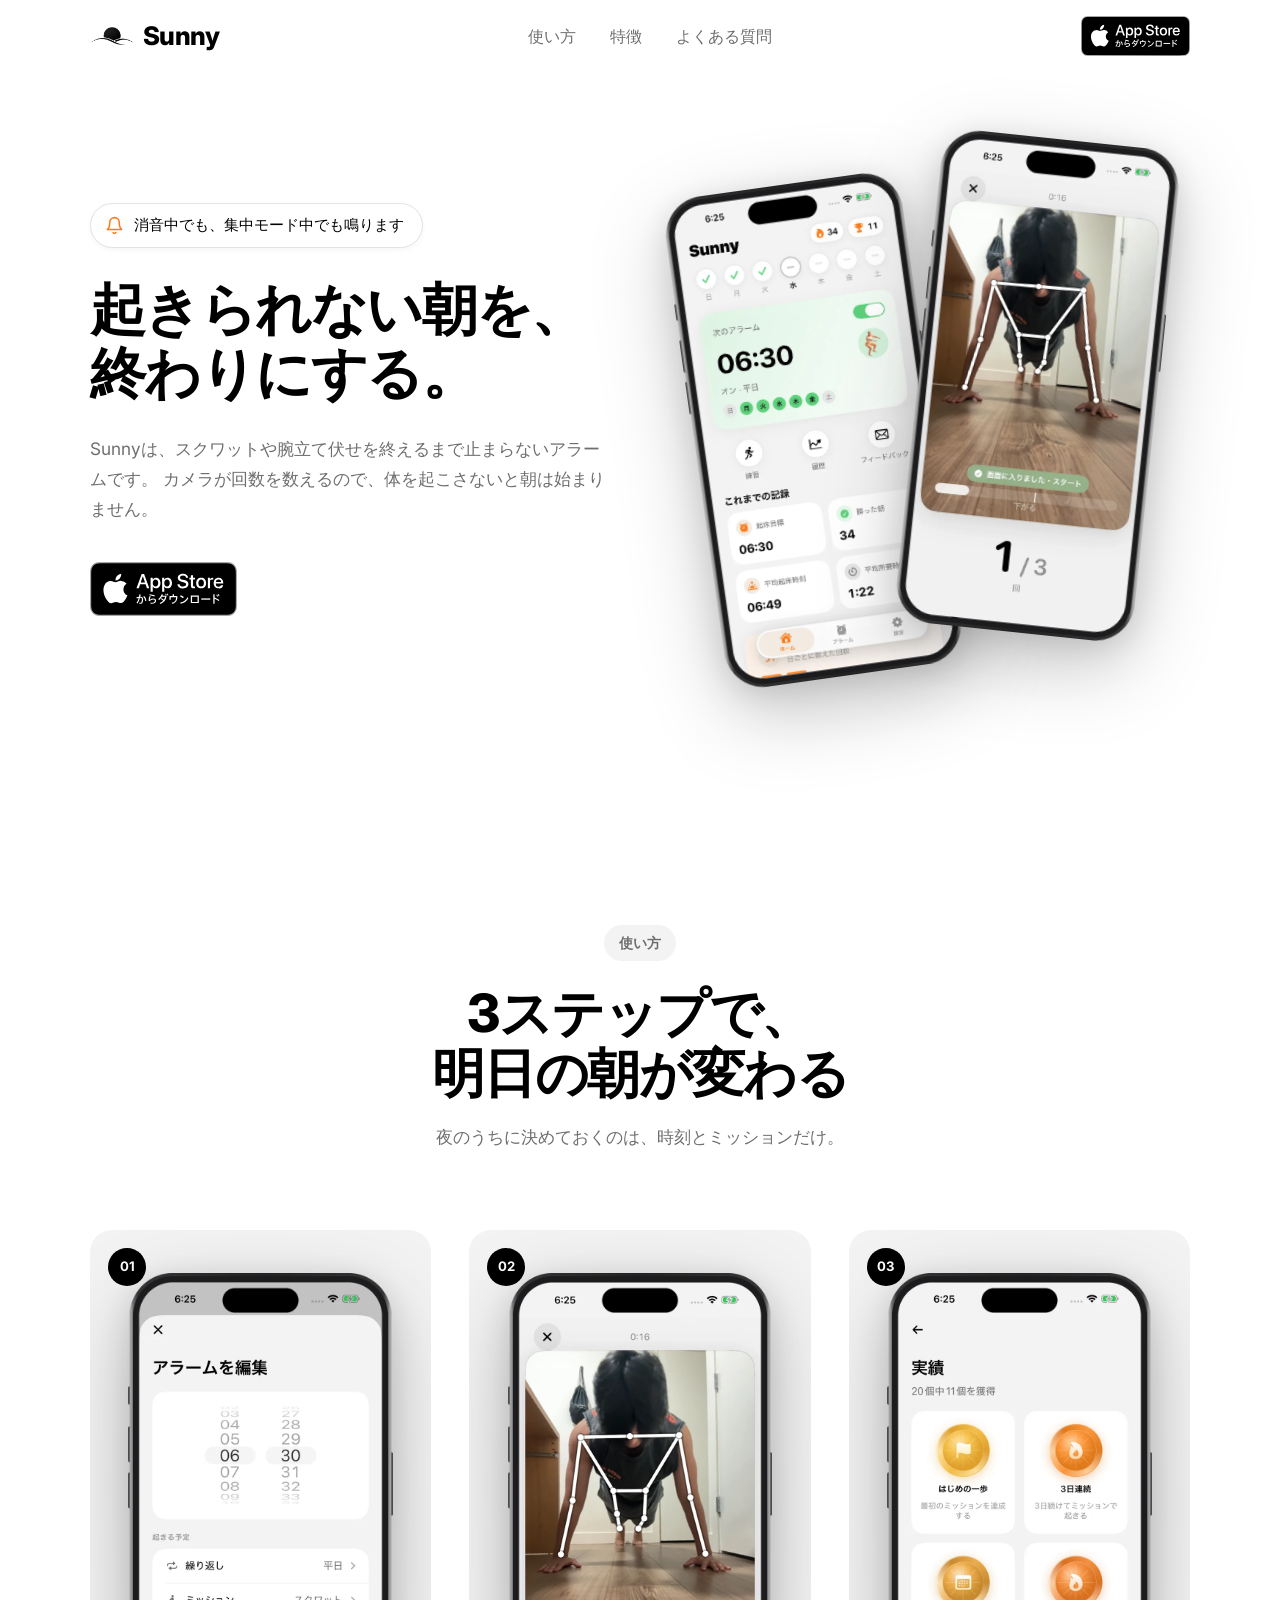
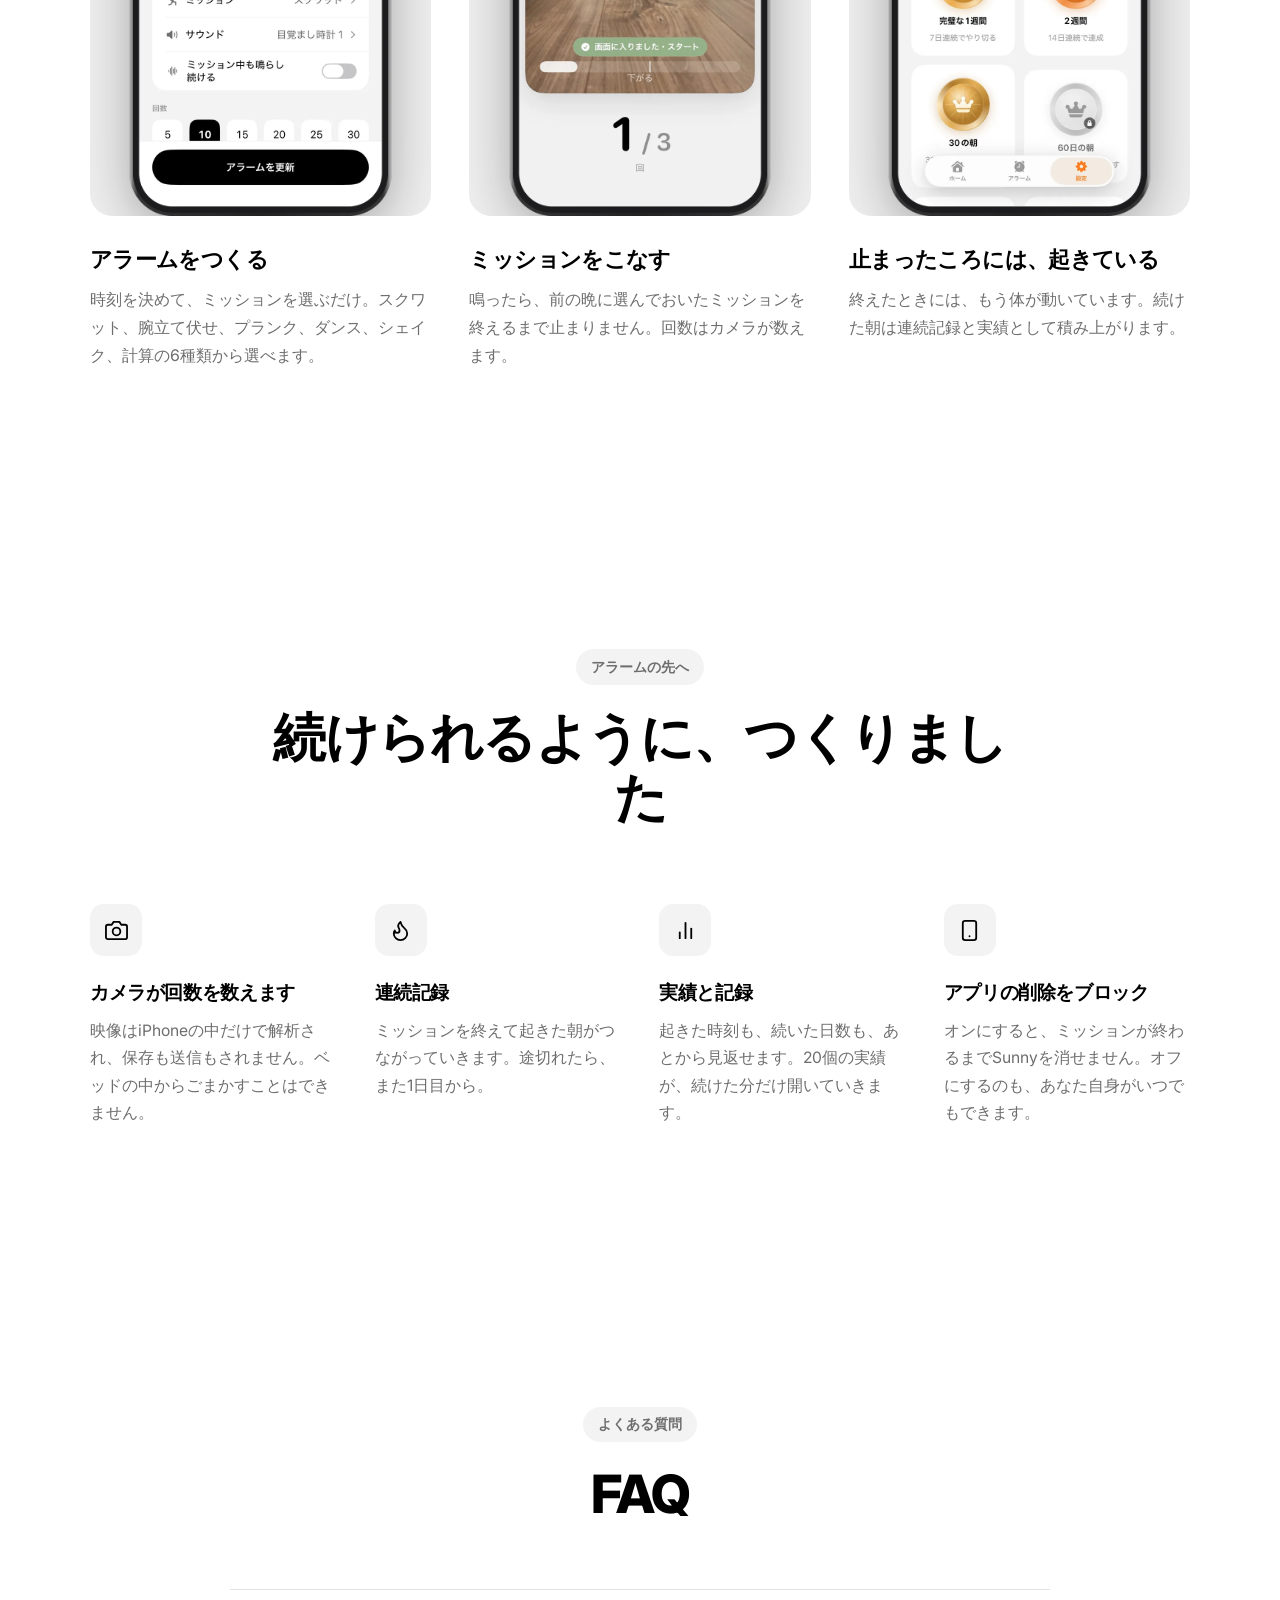
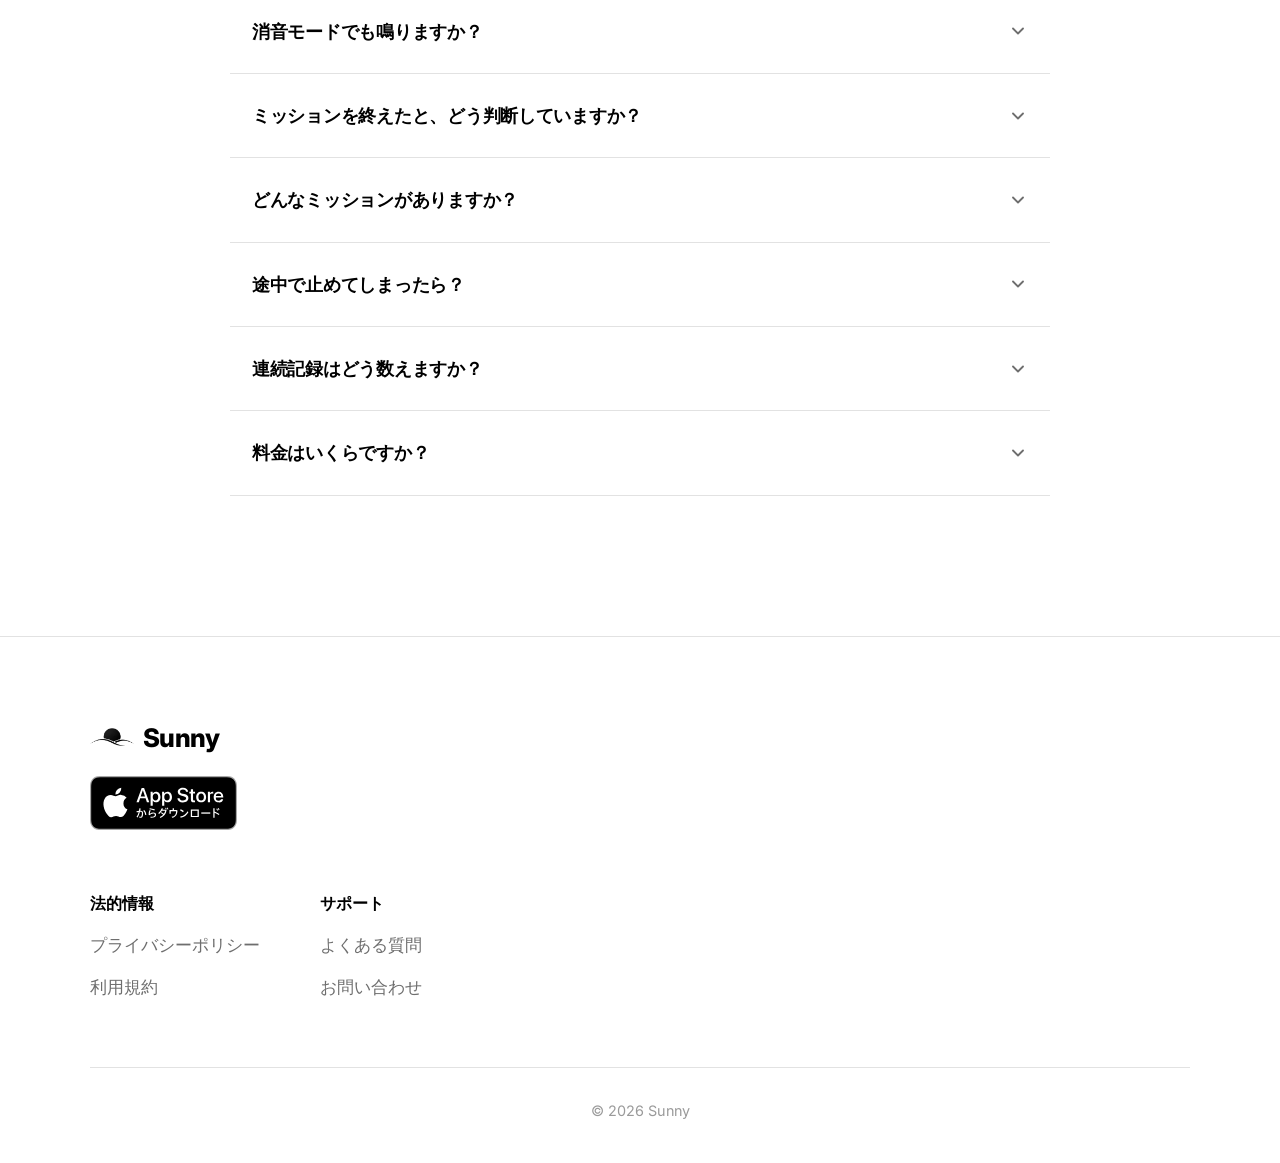
<file: index.html>
<!doctype html>
<html lang="ja">
<head>
<meta charset="utf-8">
<meta name="viewport" content="width=device-width, initial-scale=1">
<title>Sunny — 体を起こすまで止まらない目覚まし</title>
<meta name="description" content="Sunnyは、スクワットや腕立て伏せを終えるまで止まらないアラームです。カメラが回数を数えるので、体を起こさないと朝は始まりません。iPhone・iOS 26以降。">
<meta name="theme-color" content="#ffffff">
<meta name="apple-itunes-app" content="app-id=6799345297">

<meta property="og:type" content="website">
<meta property="og:title" content="Sunny — 体を起こすまで止まらない目覚まし">
<meta property="og:description" content="スクワットや腕立て伏せを終えるまで止まらないアラーム。カメラが回数を数えます。">
<meta property="og:locale" content="ja_JP">
<meta property="og:url" content="https://apps.apple.com/jp/app/sunny-wake-up-alarm/id6799345297">

<link rel="preconnect" href="https://fonts.googleapis.com">
<link rel="preconnect" href="https://fonts.gstatic.com" crossorigin>
<link href="https://fonts.googleapis.com/css2?family=Inter:wght@400;500;600;700;800&display=swap" rel="stylesheet">
<link rel="stylesheet" href="site.css">
</head>
<body>
<a class="skip" href="#main">本文へスキップ</a>

<!-- Icons used more than once. The sunrise mark is not here: it is the app icon
     itself, painted as a CSS mask — see `.wordmark .mark` in site.css. -->
<svg width="0" height="0" style="position:absolute" aria-hidden="true">
  <symbol id="chevron" viewBox="0 0 24 24">
    <path d="M6 9l6 6 6-6" fill="none" stroke="currentColor" stroke-width="2.2" stroke-linecap="round" stroke-linejoin="round"/>
  </symbol>
</svg>

<header class="masthead">
  <div class="wrap">
    <a class="wordmark" href="#top"><span class="mark" aria-hidden="true"></span>Sunny</a>
    <nav aria-label="ページ内">
      <a href="#steps">使い方</a>
      <a href="#features">特徴</a>
      <a href="#faq">よくある質問</a>
    </nav>
    <!-- APP-STORE-URL: replace every href="https://apps.apple.com/jp/app/sunny-wake-up-alarm/id6799345297" with the real product page
         once the numeric Apple ID is known. There are four on this page. -->
    <a class="store" href="https://apps.apple.com/jp/app/sunny-wake-up-alarm/id6799345297"><img src="img/appstore-badge.svg" width="109" height="40" alt="App Store でダウンロード"></a>
  </div>
</header>

<main id="main">
  <span id="top"></span>

  <!-- ===================== Hero ===================== -->
  <section class="hero">
    <div class="wrap">
      <div class="hero-copy">
        <!-- The reference puts social proof here — "Loved by 250k+ users, 4.8 rating".
             Sunny has no analytics and no review count it can substantiate, and this
             project has shipped invented review content once already (see
             SunnyTests/ShippedStringsTests). So this slot carries the strongest thing
             that is actually true instead. Put real numbers here when there are real
             numbers, and not before. -->
        <p class="badge-line">
          <svg aria-hidden="true" viewBox="0 0 24 24" fill="none" stroke="currentColor" stroke-width="2" stroke-linecap="round" stroke-linejoin="round">
            <path d="M18 8A6 6 0 0 0 6 8c0 7-3 9-3 9h18s-3-2-3-9"/><path d="M13.7 21a2 2 0 0 1-3.4 0"/>
          </svg>
          消音中でも、集中モード中でも鳴ります
        </p>

        <h1>起きられない朝を、<br>終わりにする。</h1>

        <p class="lede">
          Sunnyは、スクワットや腕立て伏せを終えるまで止まらないアラームです。
          カメラが回数を数えるので、体を起こさないと朝は始まりません。
        </p>

        <div class="cta">
          <a class="store" href="https://apps.apple.com/jp/app/sunny-wake-up-alarm/id6799345297"><img src="img/appstore-badge.svg" width="109" height="40" alt="App Store でダウンロード"></a>
        </div>
      </div>

      <div class="hero-art">
        <div class="phone"><span class="screen"><img src="img/home.webp" width="660" height="1434" alt="Sunnyのホーム画面。次のアラームは6時30分、連続記録は34日。"></span><img class="frame" src="img/phone-frame.webp" alt="" aria-hidden="true"></div>
        <div class="phone"><span class="screen"><img src="img/camera.webp" width="660" height="1431" alt="腕立て伏せのミッション中。カメラが姿勢を捉え、回数を数えている。"></span><img class="frame" src="img/phone-frame.webp" alt="" aria-hidden="true"></div>
      </div>
    </div>
  </section>

  <!-- ===================== How it works ===================== -->
  <section class="steps" id="steps">
    <div class="wrap">
      <div class="section-head">
        <p class="eyebrow">使い方</p>
        <h2>3ステップで、<br>明日の朝が変わる</h2>
        <p class="sub">夜のうちに決めておくのは、時刻とミッションだけ。</p>
      </div>

      <ol class="grid">
        <li class="step">
          <div class="step-card">
            <span class="step-num">01</span>
            <div class="phone"><span class="screen"><img src="img/editor.webp" width="660" height="1434" alt="アラームを編集する画面。時刻、繰り返し、ミッション、サウンドを設定。" loading="lazy"></span><img class="frame" src="img/phone-frame.webp" alt="" aria-hidden="true"></div>
          </div>
          <h3>アラームをつくる</h3>
          <p>時刻を決めて、ミッションを選ぶだけ。スクワット、腕立て伏せ、プランク、ダンス、シェイク、計算の6種類から選べます。</p>
        </li>

        <li class="step">
          <div class="step-card">
            <span class="step-num">02</span>
            <div class="phone"><span class="screen"><img src="img/camera.webp" width="660" height="1431" alt="腕立て伏せのミッション中。カメラが姿勢を捉え、回数を数えている。" loading="lazy"></span><img class="frame" src="img/phone-frame.webp" alt="" aria-hidden="true"></div>
          </div>
          <h3>ミッションをこなす</h3>
          <p>鳴ったら、前の晩に選んでおいたミッションを終えるまで止まりません。回数はカメラが数えます。</p>
        </li>

        <li class="step">
          <div class="step-card">
            <span class="step-num">03</span>
            <div class="phone"><span class="screen"><img src="img/achievements.webp" width="660" height="1434" alt="実績の画面。20個のうち11個を獲得している。" loading="lazy"></span><img class="frame" src="img/phone-frame.webp" alt="" aria-hidden="true"></div>
          </div>
          <h3>止まったころには、起きている</h3>
          <p>終えたときには、もう体が動いています。続けた朝は連続記録と実績として積み上がります。</p>
        </li>
      </ol>
    </div>
  </section>

  <!-- ===================== Features ===================== -->
  <section class="features" id="features">
    <div class="wrap">
      <div class="section-head">
        <p class="eyebrow">アラームの先へ</p>
        <h2>続けられるように、つくりました</h2>
      </div>

      <ul class="grid">
        <li class="feature">
          <span class="tile">
            <svg aria-hidden="true" viewBox="0 0 24 24" fill="none" stroke="currentColor" stroke-width="1.9" stroke-linecap="round" stroke-linejoin="round">
              <path d="M23 19a2 2 0 0 1-2 2H3a2 2 0 0 1-2-2V8a2 2 0 0 1 2-2h4l2-3h6l2 3h4a2 2 0 0 1 2 2z"/><circle cx="12" cy="13" r="4"/>
            </svg>
          </span>
          <h3>カメラが回数を数えます</h3>
          <p>映像はiPhoneの中だけで解析され、保存も送信もされません。ベッドの中からごまかすことはできません。</p>
        </li>

        <li class="feature">
          <span class="tile">
            <svg aria-hidden="true" viewBox="0 0 24 24" fill="none" stroke="currentColor" stroke-width="1.9" stroke-linecap="round" stroke-linejoin="round">
              <path d="M8.5 14.5A2.5 2.5 0 0 0 11 12c0-1.38-.5-2-1-3-1.072-2.143-.224-4.054 2-6 .5 2.5 2 4.9 4 6.5 2 1.6 3 3.5 3 5.5a7 7 0 1 1-14 0c0-1.153.433-2.294 1-3a2.5 2.5 0 0 0 2.5 2.5z"/>
            </svg>
          </span>
          <h3>連続記録</h3>
          <p>ミッションを終えて起きた朝がつながっていきます。途切れたら、また1日目から。</p>
        </li>

        <li class="feature">
          <span class="tile">
            <svg aria-hidden="true" viewBox="0 0 24 24" fill="none" stroke="currentColor" stroke-width="1.9" stroke-linecap="round" stroke-linejoin="round">
              <path d="M18 20V10"/><path d="M12 20V4"/><path d="M6 20v-6"/>
            </svg>
          </span>
          <h3>実績と記録</h3>
          <p>起きた時刻も、続いた日数も、あとから見返せます。20個の実績が、続けた分だけ開いていきます。</p>
        </li>

        <li class="feature">
          <span class="tile">
            <svg aria-hidden="true" viewBox="0 0 24 24" fill="none" stroke="currentColor" stroke-width="1.9" stroke-linecap="round" stroke-linejoin="round">
              <rect x="5" y="2" width="14" height="20" rx="2.5"/><path d="M12 18h.01"/>
            </svg>
          </span>
          <h3>アプリの削除をブロック</h3>
          <p>オンにすると、ミッションが終わるまでSunnyを消せません。オフにするのも、あなた自身がいつでもできます。</p>
        </li>
      </ul>
    </div>
  </section>

  <!-- ===================== FAQ ===================== -->
  <section class="faq" id="faq">
    <div class="wrap">
      <div class="section-head">
        <p class="eyebrow">よくある質問</p>
        <h2>FAQ</h2>
      </div>

      <div class="list">
        <details>
          <summary>消音モードでも鳴りますか？<svg aria-hidden="true"><use href="#chevron"/></svg></summary>
          <p class="answer">鳴ります。SunnyはiOS 26のアラーム機能（AlarmKit）を使っているため、消音中でも集中モード中でも、設定した時刻に鳴ります。そのぶんiOS 26以降のiPhoneが必要です。</p>
        </details>

        <details>
          <summary>ミッションを終えたと、どう判断していますか？<svg aria-hidden="true"><use href="#chevron"/></svg></summary>
          <p class="answer">カメラが体の動きを見て、回数を数えています。解析はすべてiPhoneの中だけで行われ、映像が保存されることも、どこかに送信されることもありません。くわしくは<a href="privacy.html">プライバシーポリシー</a>をご覧ください。</p>
        </details>

        <details>
          <summary>どんなミッションがありますか？<svg aria-hidden="true"><use href="#chevron"/></svg></summary>
          <p class="answer">スクワット、腕立て伏せ、プランク、ダンス、シェイク、計算の6種類です。アラームごとに選べるので、平日は腕立て伏せ、週末は計算、といった使い分けもできます。</p>
        </details>

        <details>
          <summary>途中で止めてしまったら？<svg aria-hidden="true"><use href="#chevron"/></svg></summary>
          <p class="answer">ミッションを終えずにアラームを止めると、Sunnyは数秒後にまた鳴ります。二度寝のために止めても、戻ってきます。</p>
        </details>

        <details>
          <summary>連続記録はどう数えますか？<svg aria-hidden="true"><use href="#chevron"/></svg></summary>
          <p class="answer">ミッションを終えて起きた朝が続くほど伸びていきます。1日でも途切れると、また1日目からです。</p>
        </details>

        <details>
          <summary>料金はいくらですか？<svg aria-hidden="true"><use href="#chevron"/></svg></summary>
          <p class="answer">Sunny プレミアム（自動更新サブスクリプション）で、年額プランが¥5,400／年、月額プランが¥640／月です。ご利用にはご登録が必要で、無料で使える機能はありません。管理・解約は、iOSの「設定」アプリ内の「Apple アカウント」から「サブスクリプション」を開いて行えます。<a href="terms.html">利用規約</a>もあわせてご覧ください。</p>
        </details>
      </div>
    </div>
  </section>
</main>

<footer>
  <div class="wrap">
    <div class="top">
      <a class="wordmark" href="#top"><span class="mark" aria-hidden="true"></span>Sunny</a>
      <a class="store" href="https://apps.apple.com/jp/app/sunny-wake-up-alarm/id6799345297"><img src="img/appstore-badge.svg" width="109" height="40" alt="App Store でダウンロード"></a>
    </div>

    <div class="cols">
      <div>
        <h3>法的情報</h3>
        <ul>
          <li><a href="privacy.html">プライバシーポリシー</a></li>
          <li><a href="terms.html">利用規約</a></li>
        </ul>
      </div>
      <div>
        <h3>サポート</h3>
        <ul>
          <li><a href="support.html">よくある質問</a></li>
          <li><a href="mailto:sora.wata09@icloud.com">お問い合わせ</a></li>
        </ul>
      </div>
    </div>

    <p class="base">© 2026 Sunny</p>
  </div>
</footer>
</body>
</html>
</file>
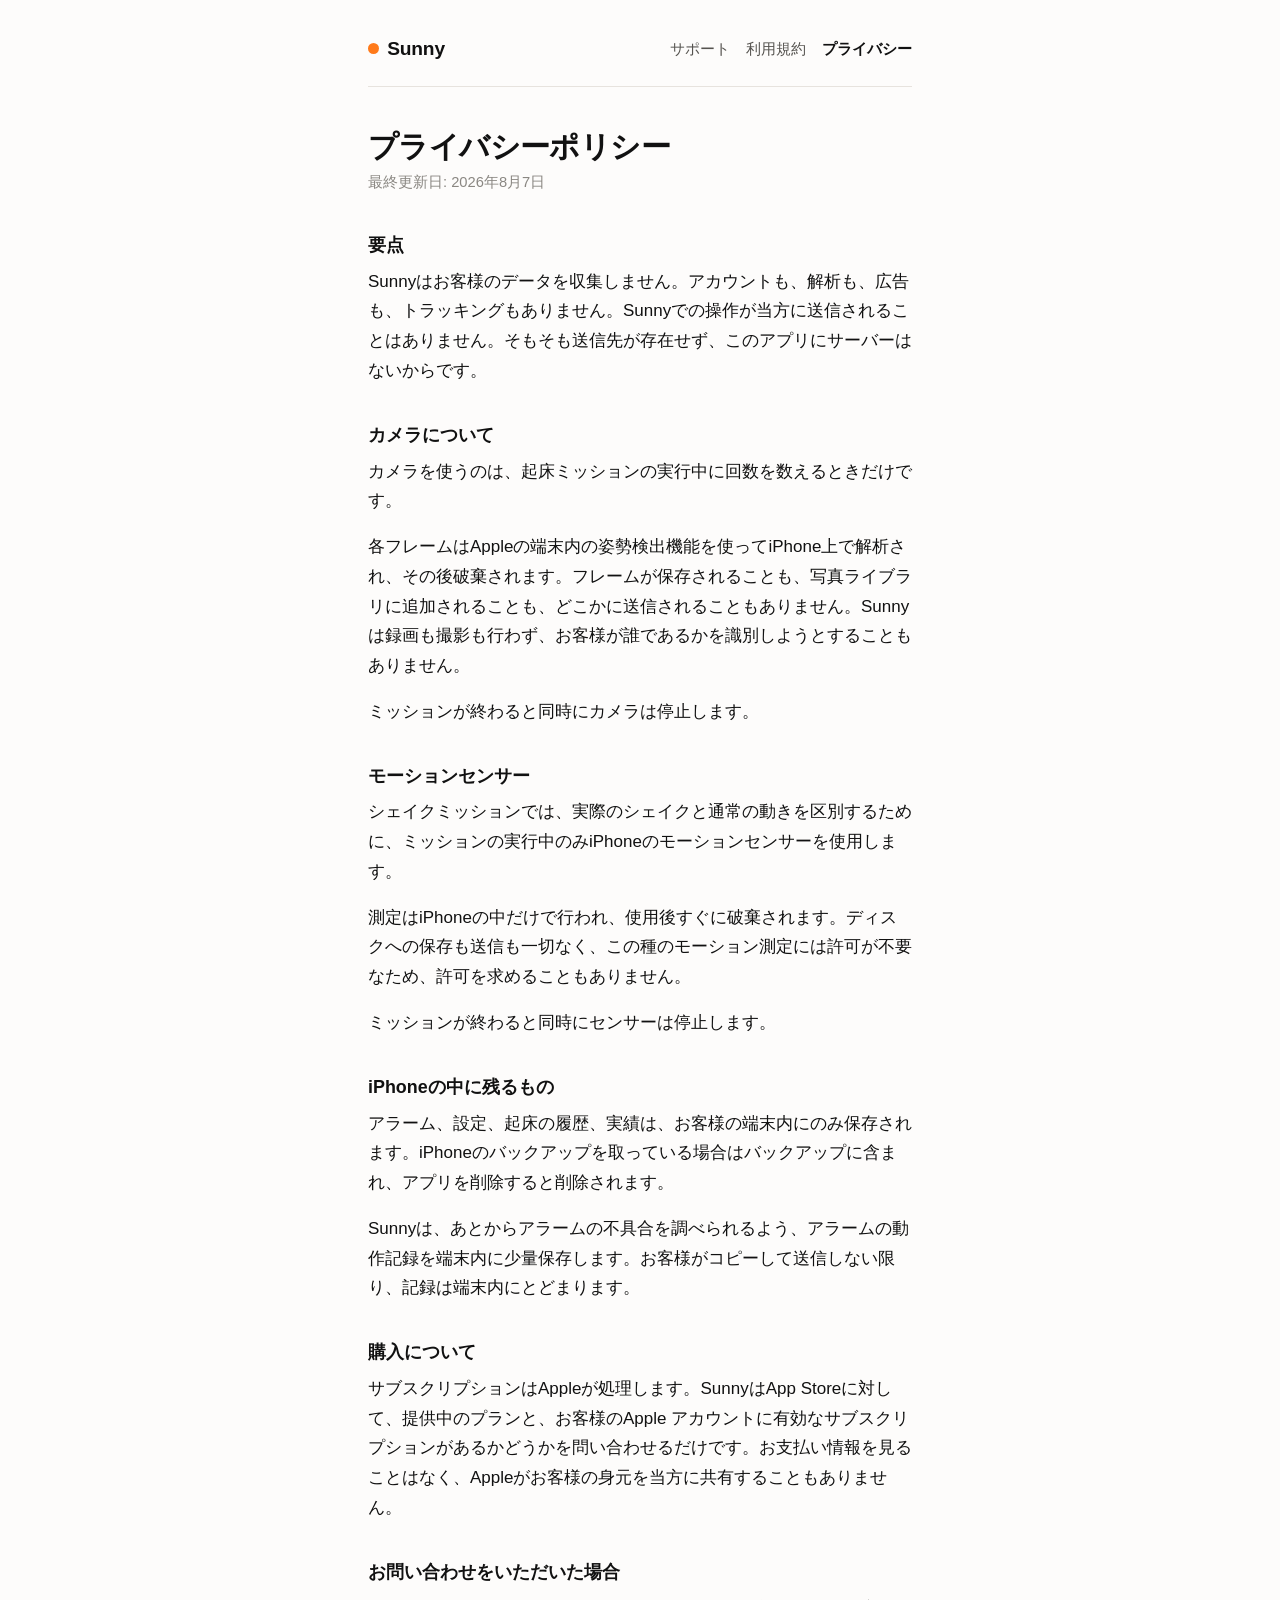
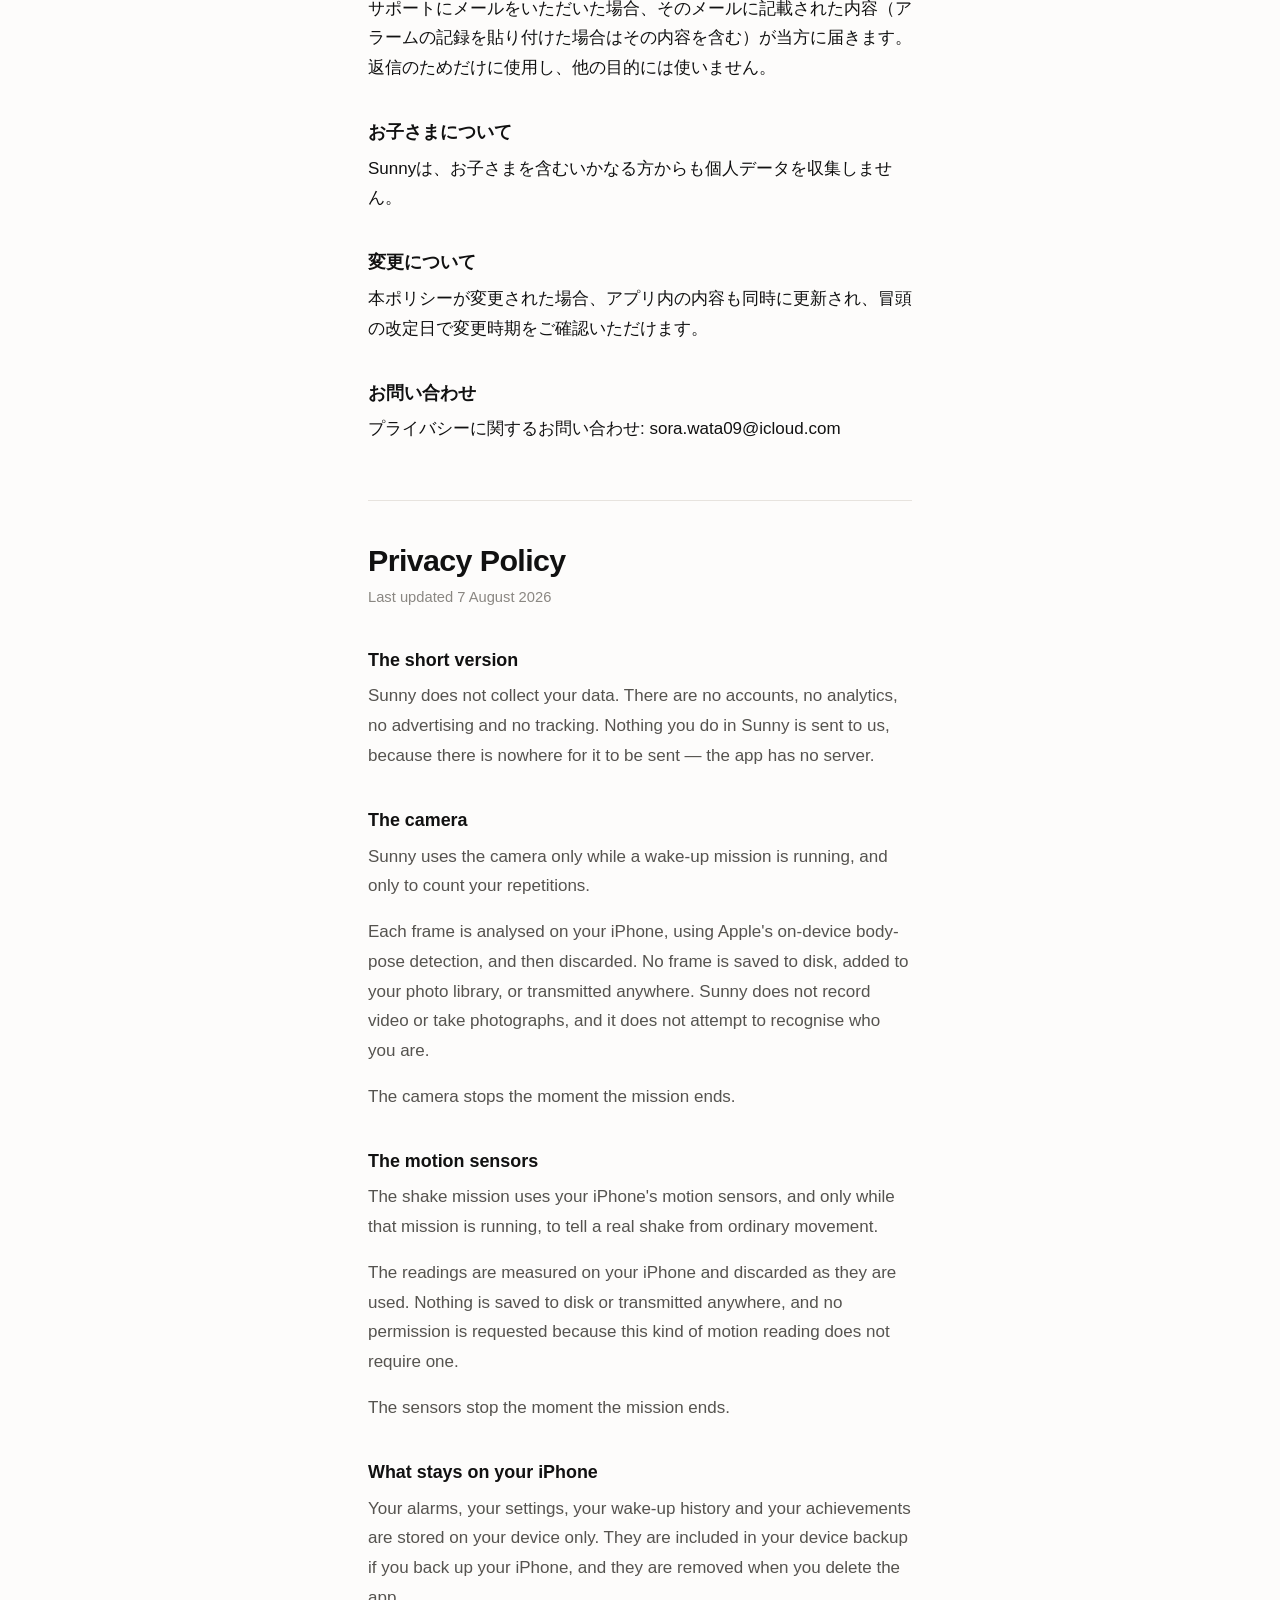
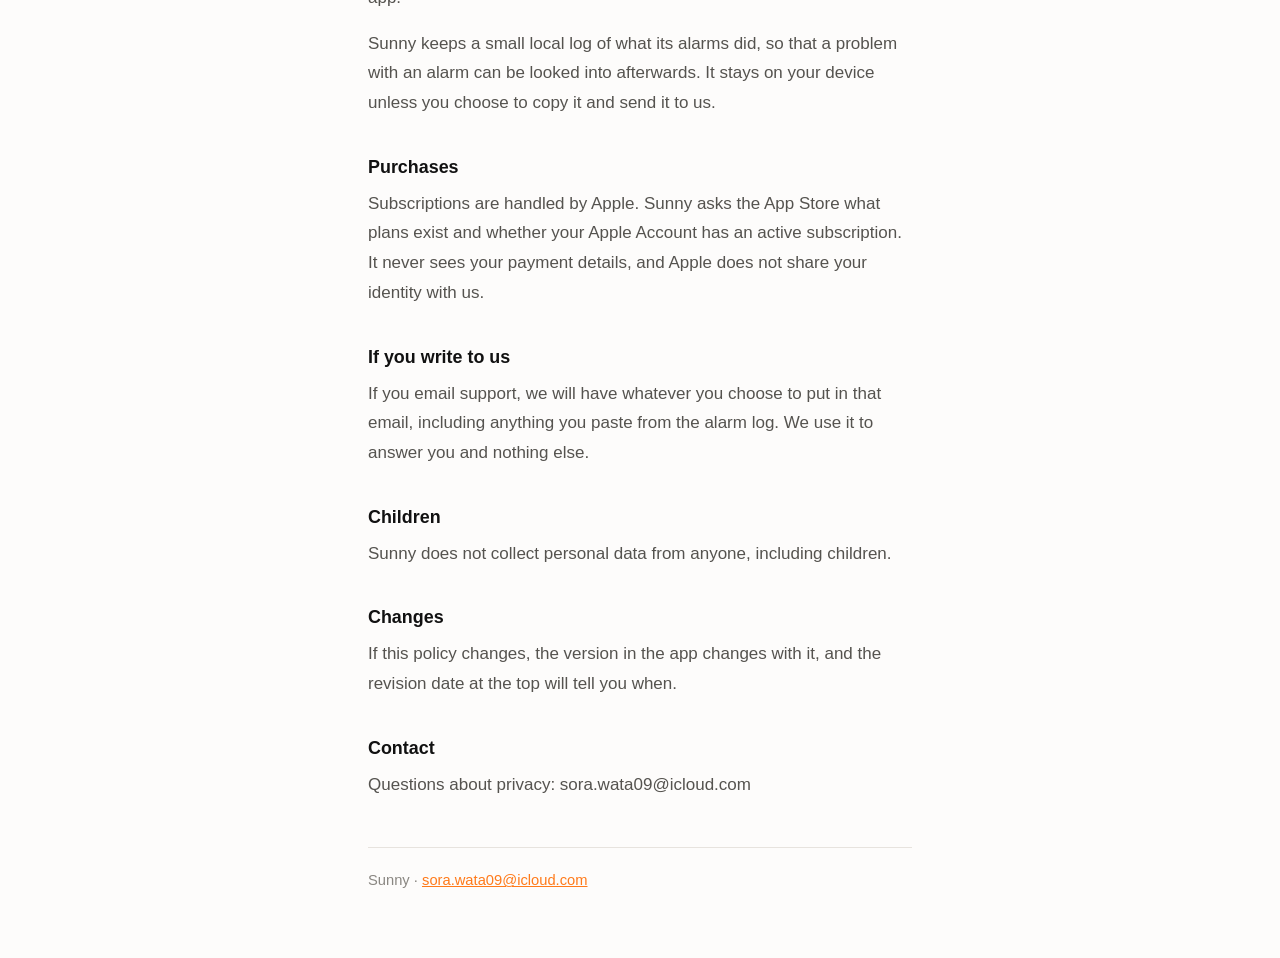
<file: privacy.html>
<!doctype html>
<html lang="ja">
<head>
<meta charset="utf-8">
<meta name="viewport" content="width=device-width, initial-scale=1">
<title>プライバシーポリシー — Sunny</title>
<meta name="description" content="Privacy Policy for Sunny, the alarm you finish with your body.">
<link rel="stylesheet" href="style.css">
</head>
<body>
<a class="skip" href="#main">Skip to content</a>
<header class="masthead">
  <a class="wordmark" href="index.html"><span class="dot" aria-hidden="true"></span>Sunny</a>
  <nav aria-label="Sunny">
    <a href="index.html">サポート</a>
    <a href="terms.html">利用規約</a>
    <a href="privacy.html" aria-current="page">プライバシー</a>
  </nav>
</header>

<main id="main">
  <h1>プライバシーポリシー</h1>
  <p class="updated">最終更新日: 2026年8月7日</p>
  <section><h2>要点</h2>
  <p>Sunnyはお客様のデータを収集しません。アカウントも、解析も、広告も、トラッキングもありません。Sunnyでの操作が当方に送信されることはありません。そもそも送信先が存在せず、このアプリにサーバーはないからです。</p></section>
  <section><h2>カメラについて</h2>
  <p>カメラを使うのは、起床ミッションの実行中に回数を数えるときだけです。</p>
<p>各フレームはAppleの端末内の姿勢検出機能を使ってiPhone上で解析され、その後破棄されます。フレームが保存されることも、写真ライブラリに追加されることも、どこかに送信されることもありません。Sunnyは録画も撮影も行わず、お客様が誰であるかを識別しようとすることもありません。</p>
<p>ミッションが終わると同時にカメラは停止します。</p></section>
  <section><h2>モーションセンサー</h2>
  <p>シェイクミッションでは、実際のシェイクと通常の動きを区別するために、ミッションの実行中のみiPhoneのモーションセンサーを使用します。</p>
<p>測定はiPhoneの中だけで行われ、使用後すぐに破棄されます。ディスクへの保存も送信も一切なく、この種のモーション測定には許可が不要なため、許可を求めることもありません。</p>
<p>ミッションが終わると同時にセンサーは停止します。</p></section>
  <section><h2>iPhoneの中に残るもの</h2>
  <p>アラーム、設定、起床の履歴、実績は、お客様の端末内にのみ保存されます。iPhoneのバックアップを取っている場合はバックアップに含まれ、アプリを削除すると削除されます。</p>
<p>Sunnyは、あとからアラームの不具合を調べられるよう、アラームの動作記録を端末内に少量保存します。お客様がコピーして送信しない限り、記録は端末内にとどまります。</p></section>
  <section><h2>購入について</h2>
  <p>サブスクリプションはAppleが処理します。SunnyはApp Storeに対して、提供中のプランと、お客様のApple アカウントに有効なサブスクリプションがあるかどうかを問い合わせるだけです。お支払い情報を見ることはなく、Appleがお客様の身元を当方に共有することもありません。</p></section>
  <section><h2>お問い合わせをいただいた場合</h2>
  <p>サポートにメールをいただいた場合、そのメールに記載された内容（アラームの記録を貼り付けた場合はその内容を含む）が当方に届きます。返信のためだけに使用し、他の目的には使いません。</p></section>
  <section><h2>お子さまについて</h2>
  <p>Sunnyは、お子さまを含むいかなる方からも個人データを収集しません。</p></section>
  <section><h2>変更について</h2>
  <p>本ポリシーが変更された場合、アプリ内の内容も同時に更新され、冒頭の改定日で変更時期をご確認いただけます。</p></section>
  <section><h2>お問い合わせ</h2>
  <p>プライバシーに関するお問い合わせ: sora.wata09@icloud.com</p></section>

  <hr class="rule">

  <div class="alt" lang="en">
    <h1>Privacy Policy</h1>
    <p class="updated">Last updated 7 August 2026</p>
    <section><h2>The short version</h2>
    <p>Sunny does not collect your data. There are no accounts, no analytics, no advertising and no tracking. Nothing you do in Sunny is sent to us, because there is nowhere for it to be sent — the app has no server.</p></section>
    <section><h2>The camera</h2>
    <p>Sunny uses the camera only while a wake-up mission is running, and only to count your repetitions.</p>
<p>Each frame is analysed on your iPhone, using Apple&#x27;s on-device body-pose detection, and then discarded. No frame is saved to disk, added to your photo library, or transmitted anywhere. Sunny does not record video or take photographs, and it does not attempt to recognise who you are.</p>
<p>The camera stops the moment the mission ends.</p></section>
    <section><h2>The motion sensors</h2>
    <p>The shake mission uses your iPhone&#x27;s motion sensors, and only while that mission is running, to tell a real shake from ordinary movement.</p>
<p>The readings are measured on your iPhone and discarded as they are used. Nothing is saved to disk or transmitted anywhere, and no permission is requested because this kind of motion reading does not require one.</p>
<p>The sensors stop the moment the mission ends.</p></section>
    <section><h2>What stays on your iPhone</h2>
    <p>Your alarms, your settings, your wake-up history and your achievements are stored on your device only. They are included in your device backup if you back up your iPhone, and they are removed when you delete the app.</p>
<p>Sunny keeps a small local log of what its alarms did, so that a problem with an alarm can be looked into afterwards. It stays on your device unless you choose to copy it and send it to us.</p></section>
    <section><h2>Purchases</h2>
    <p>Subscriptions are handled by Apple. Sunny asks the App Store what plans exist and whether your Apple Account has an active subscription. It never sees your payment details, and Apple does not share your identity with us.</p></section>
    <section><h2>If you write to us</h2>
    <p>If you email support, we will have whatever you choose to put in that email, including anything you paste from the alarm log. We use it to answer you and nothing else.</p></section>
    <section><h2>Children</h2>
    <p>Sunny does not collect personal data from anyone, including children.</p></section>
    <section><h2>Changes</h2>
    <p>If this policy changes, the version in the app changes with it, and the revision date at the top will tell you when.</p></section>
    <section><h2>Contact</h2>
    <p>Questions about privacy: sora.wata09@icloud.com</p></section>
  </div>
</main>

<footer>
  <p>Sunny · <a href="mailto:sora.wata09@icloud.com">sora.wata09@icloud.com</a></p>
</footer>
</body>
</html>
</file>
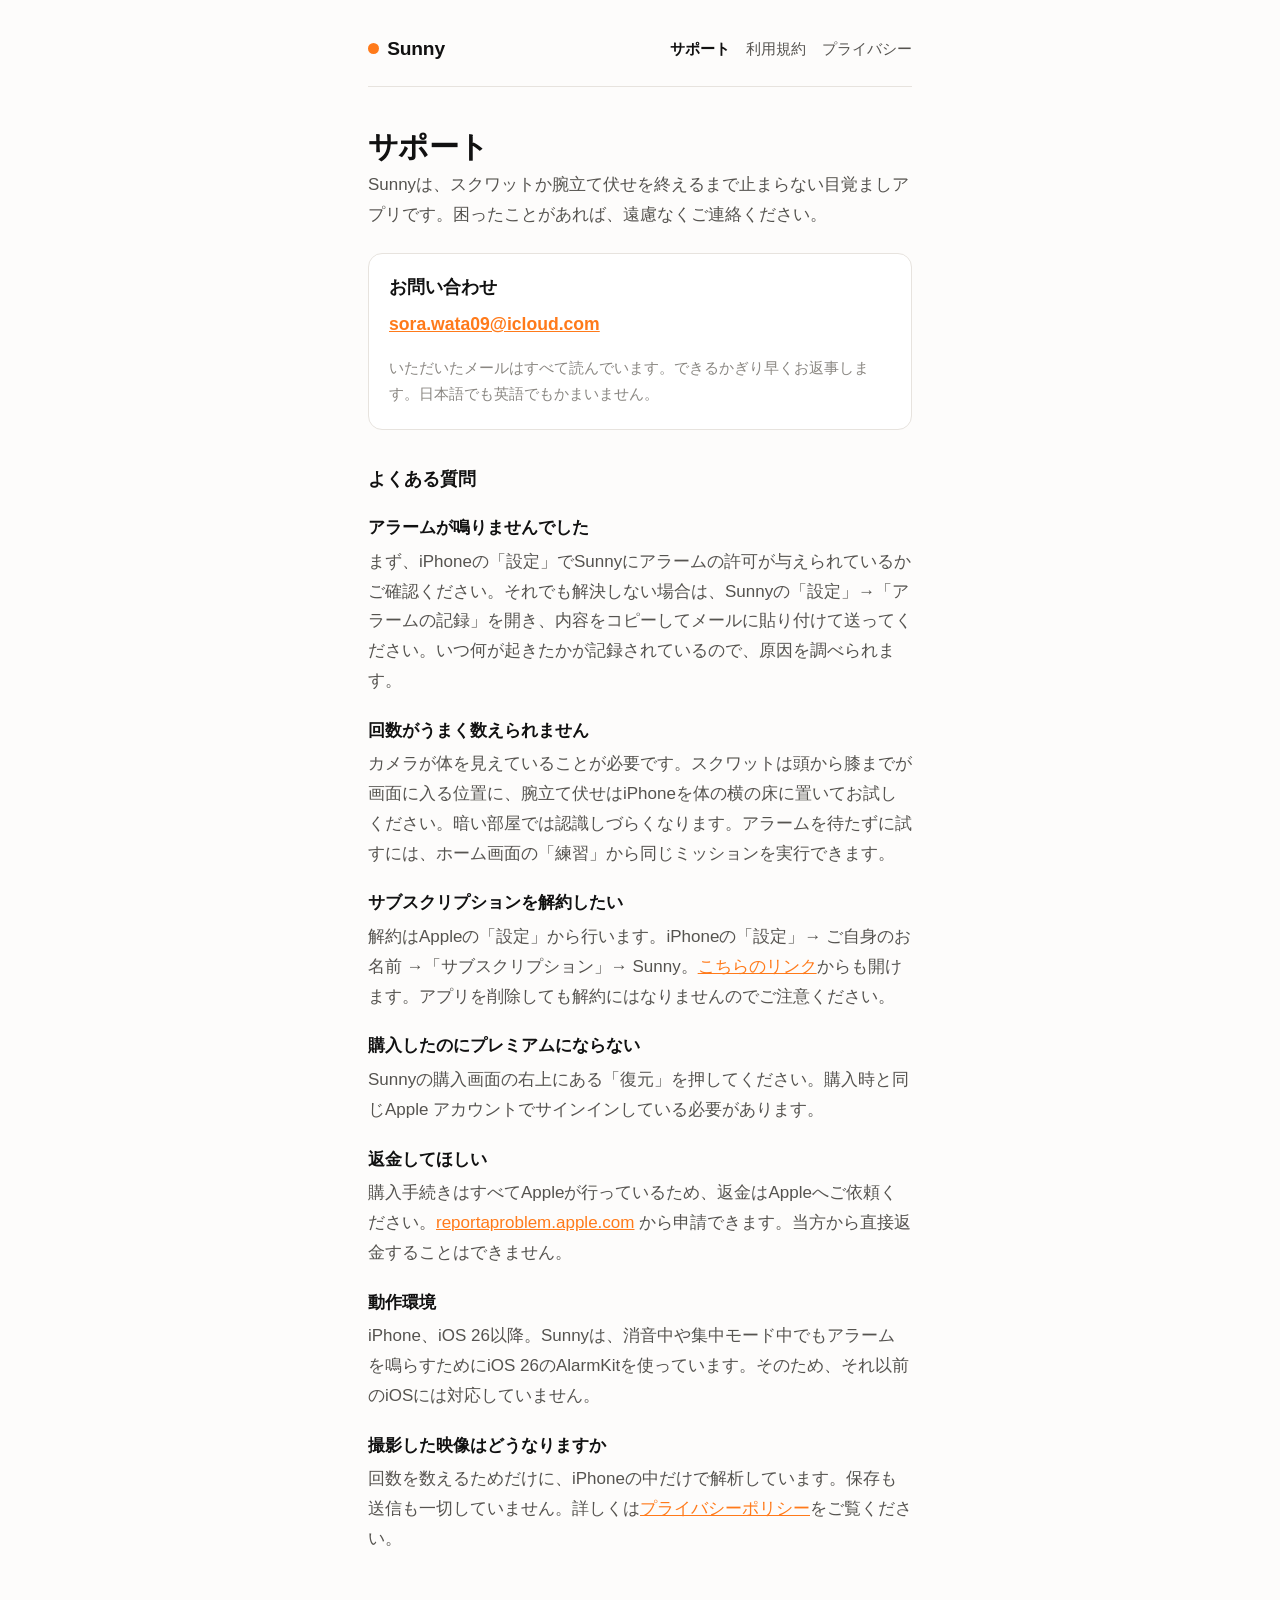
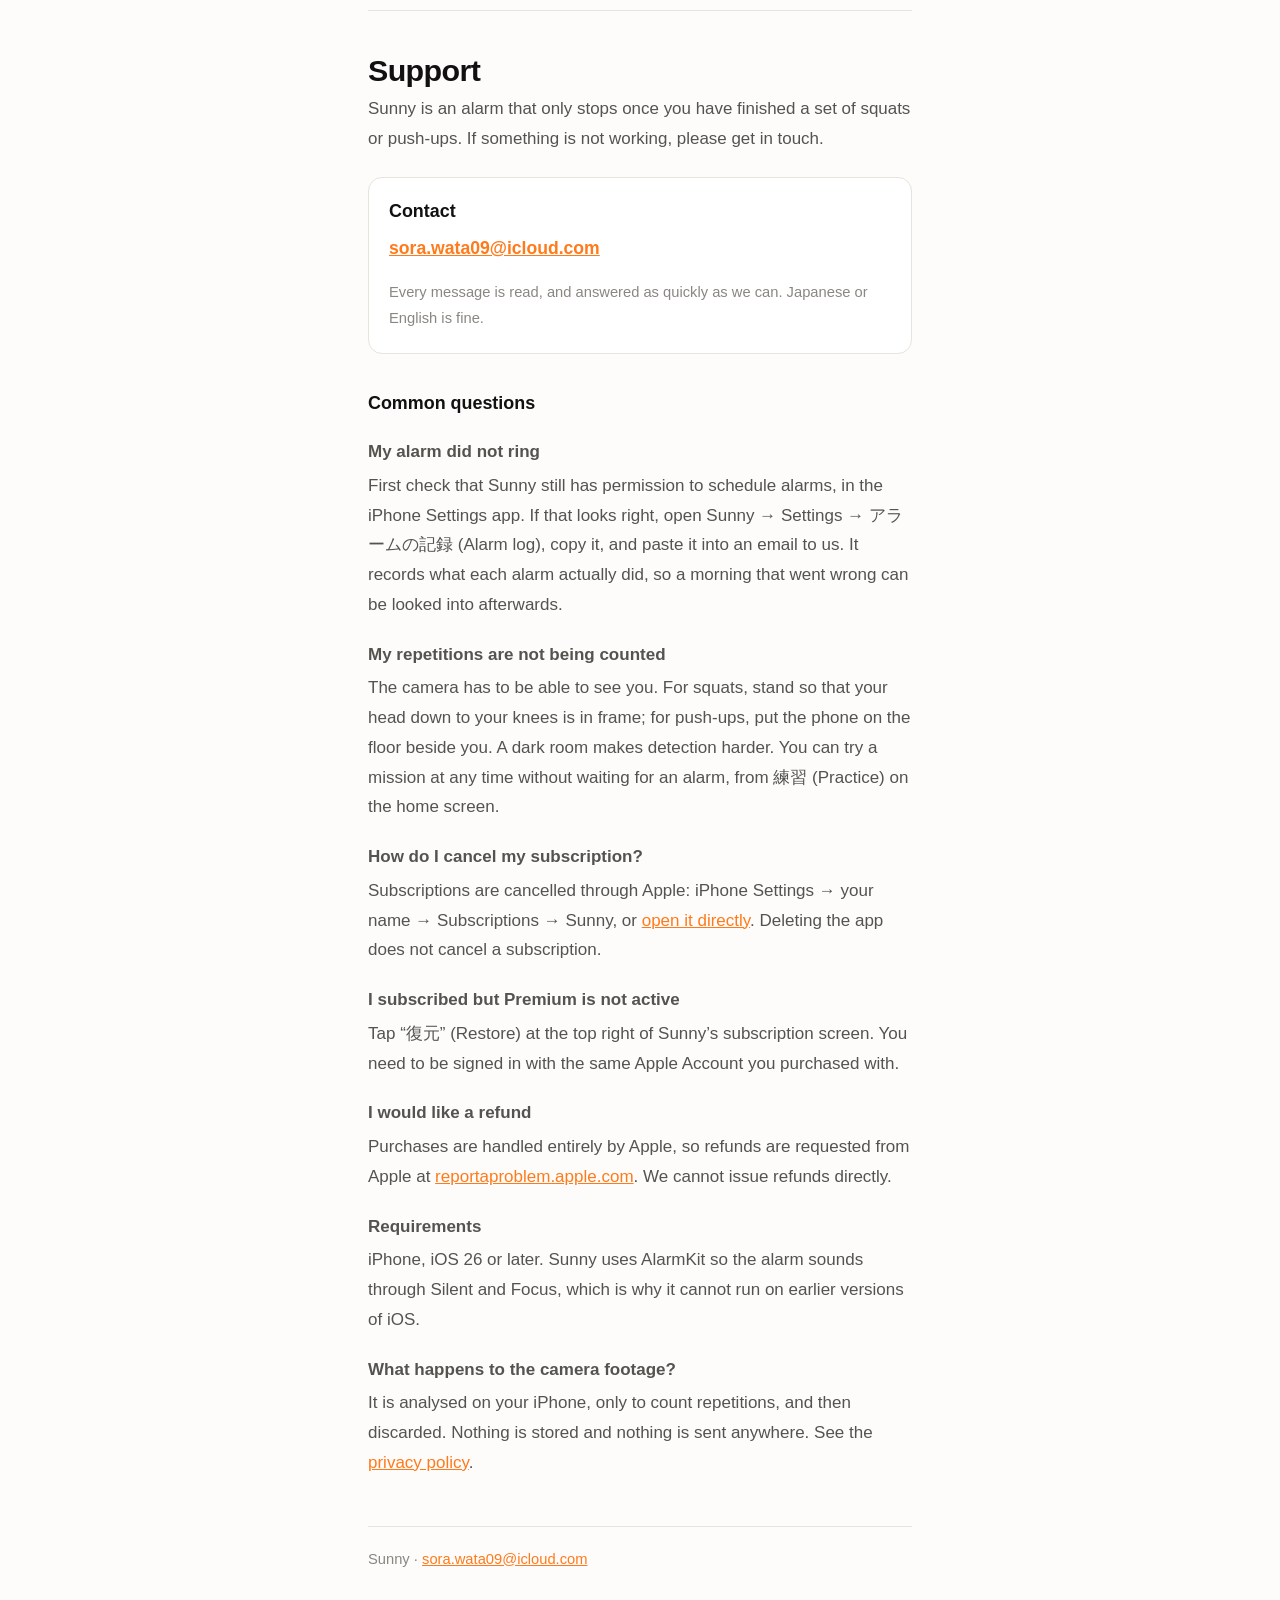
<file: support.html>
<!doctype html>
<html lang="ja">
<head>
<meta charset="utf-8">
<meta name="viewport" content="width=device-width, initial-scale=1">
<title>Sunny サポート</title>
<meta name="description" content="Support for Sunny — the alarm that stops when you do.">
<link rel="stylesheet" href="style.css">
</head>
<body>
<a class="skip" href="#main">Skip to content</a>
<header class="masthead">
  <a class="wordmark" href="index.html"><span class="dot" aria-hidden="true"></span>Sunny</a>
  <nav aria-label="Sunny">
    <a href="support.html" aria-current="page">サポート</a>
    <a href="terms.html">利用規約</a>
    <a href="privacy.html">プライバシー</a>
  </nav>
</header>

<main id="main">
  <h1>サポート</h1>
  <p class="lede">Sunnyは、スクワットか腕立て伏せを終えるまで止まらない目覚ましアプリです。困ったことがあれば、遠慮なくご連絡ください。</p>

  <div class="card">
    <h2>お問い合わせ</h2>
    <p class="email"><a href="mailto:sora.wata09@icloud.com">sora.wata09@icloud.com</a></p>
    <p class="meta">いただいたメールはすべて読んでいます。できるかぎり早くお返事します。日本語でも英語でもかまいません。</p>
  </div>

  <h2>よくある質問</h2>

  <dl>
    <dt>アラームが鳴りませんでした</dt>
    <dd>まず、iPhoneの「設定」でSunnyにアラームの許可が与えられているかご確認ください。それでも解決しない場合は、Sunnyの「設定」→「アラームの記録」を開き、内容をコピーしてメールに貼り付けて送ってください。いつ何が起きたかが記録されているので、原因を調べられます。</dd>

    <dt>回数がうまく数えられません</dt>
    <dd>カメラが体を見えていることが必要です。スクワットは頭から膝までが画面に入る位置に、腕立て伏せはiPhoneを体の横の床に置いてお試しください。暗い部屋では認識しづらくなります。アラームを待たずに試すには、ホーム画面の「練習」から同じミッションを実行できます。</dd>

    <dt>サブスクリプションを解約したい</dt>
    <dd>解約はAppleの「設定」から行います。iPhoneの「設定」→ ご自身のお名前 →「サブスクリプション」→ Sunny。<a href="https://apps.apple.com/account/subscriptions">こちらのリンク</a>からも開けます。アプリを削除しても解約にはなりませんのでご注意ください。</dd>

    <dt>購入したのにプレミアムにならない</dt>
    <dd>Sunnyの購入画面の右上にある「復元」を押してください。購入時と同じApple アカウントでサインインしている必要があります。</dd>

    <dt>返金してほしい</dt>
    <dd>購入手続きはすべてAppleが行っているため、返金はAppleへご依頼ください。<a href="https://reportaproblem.apple.com">reportaproblem.apple.com</a> から申請できます。当方から直接返金することはできません。</dd>

    <dt>動作環境</dt>
    <dd>iPhone、iOS 26以降。Sunnyは、消音中や集中モード中でもアラームを鳴らすためにiOS 26のAlarmKitを使っています。そのため、それ以前のiOSには対応していません。</dd>

    <dt>撮影した映像はどうなりますか</dt>
    <dd>回数を数えるためだけに、iPhoneの中だけで解析しています。保存も送信も一切していません。詳しくは<a href="privacy.html">プライバシーポリシー</a>をご覧ください。</dd>
  </dl>

  <hr class="rule">

  <div class="alt" lang="en">
    <h1>Support</h1>
    <p class="lede">Sunny is an alarm that only stops once you have finished a set of squats or push-ups. If something is not working, please get in touch.</p>

    <div class="card">
      <h2>Contact</h2>
      <p class="email"><a href="mailto:sora.wata09@icloud.com">sora.wata09@icloud.com</a></p>
      <p class="meta">Every message is read, and answered as quickly as we can. Japanese or English is fine.</p>
    </div>

    <h2>Common questions</h2>

    <dl>
      <dt>My alarm did not ring</dt>
      <dd>First check that Sunny still has permission to schedule alarms, in the iPhone Settings app. If that looks right, open Sunny → Settings → アラームの記録 (Alarm log), copy it, and paste it into an email to us. It records what each alarm actually did, so a morning that went wrong can be looked into afterwards.</dd>

      <dt>My repetitions are not being counted</dt>
      <dd>The camera has to be able to see you. For squats, stand so that your head down to your knees is in frame; for push-ups, put the phone on the floor beside you. A dark room makes detection harder. You can try a mission at any time without waiting for an alarm, from 練習 (Practice) on the home screen.</dd>

      <dt>How do I cancel my subscription?</dt>
      <dd>Subscriptions are cancelled through Apple: iPhone Settings → your name → Subscriptions → Sunny, or <a href="https://apps.apple.com/account/subscriptions">open it directly</a>. Deleting the app does not cancel a subscription.</dd>

      <dt>I subscribed but Premium is not active</dt>
      <dd>Tap “復元” (Restore) at the top right of Sunny’s subscription screen. You need to be signed in with the same Apple Account you purchased with.</dd>

      <dt>I would like a refund</dt>
      <dd>Purchases are handled entirely by Apple, so refunds are requested from Apple at <a href="https://reportaproblem.apple.com">reportaproblem.apple.com</a>. We cannot issue refunds directly.</dd>

      <dt>Requirements</dt>
      <dd>iPhone, iOS 26 or later. Sunny uses AlarmKit so the alarm sounds through Silent and Focus, which is why it cannot run on earlier versions of iOS.</dd>

      <dt>What happens to the camera footage?</dt>
      <dd>It is analysed on your iPhone, only to count repetitions, and then discarded. Nothing is stored and nothing is sent anywhere. See the <a href="privacy.html">privacy policy</a>.</dd>
    </dl>
  </div>
</main>

<footer>
  <p>Sunny · <a href="mailto:sora.wata09@icloud.com">sora.wata09@icloud.com</a></p>
</footer>
</body>
</html>
</file>
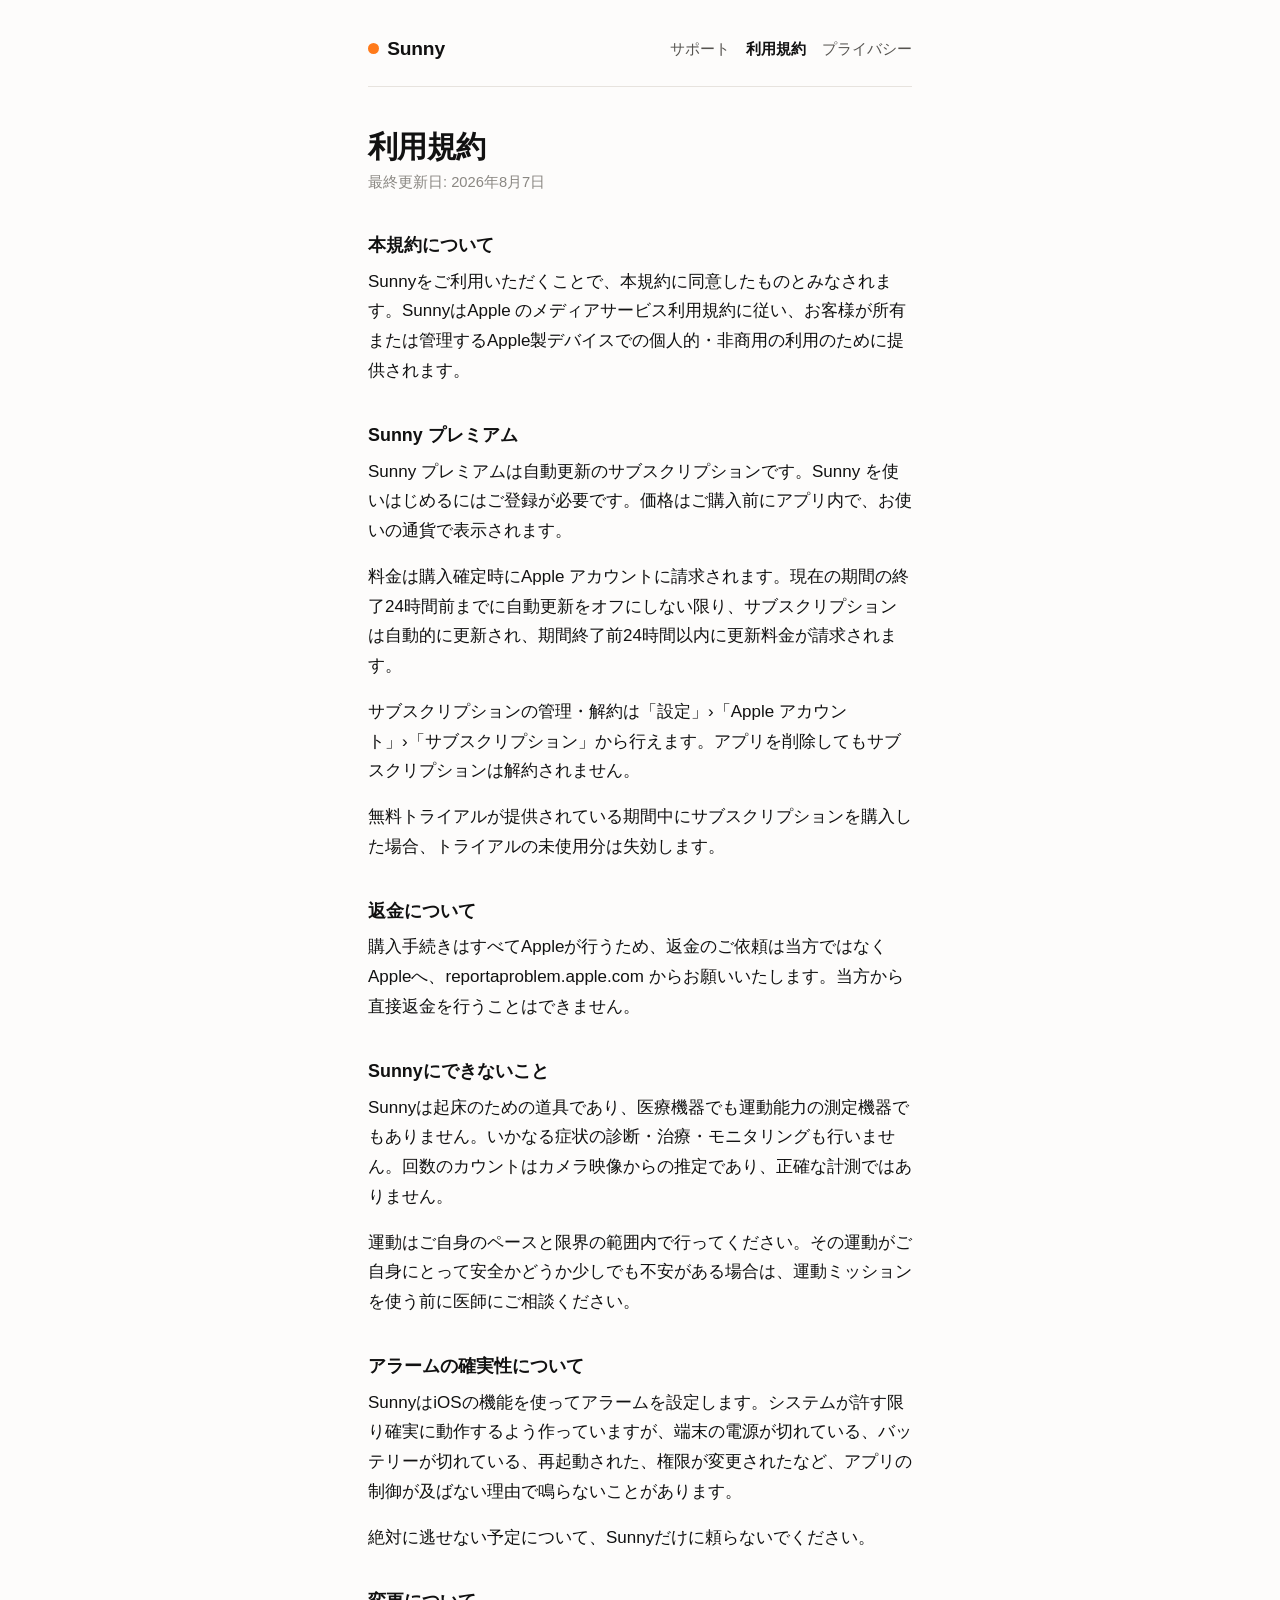
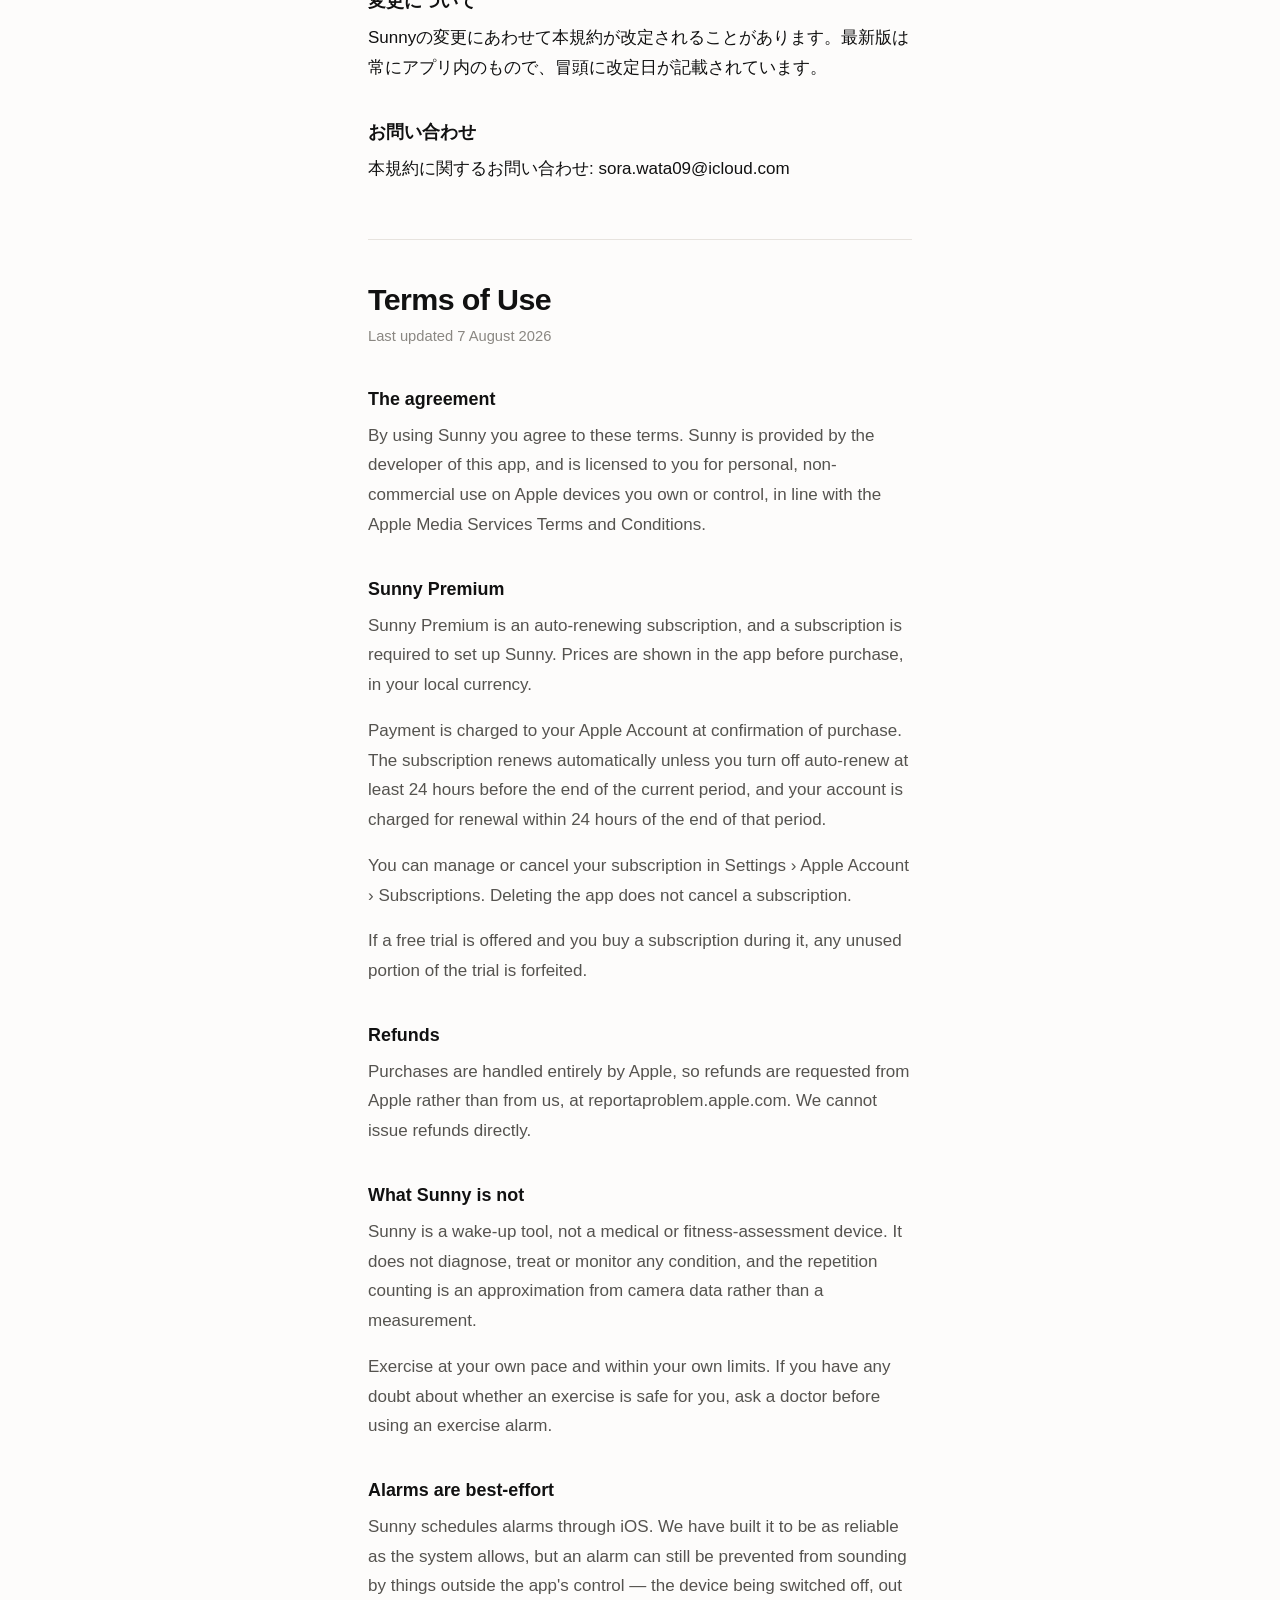
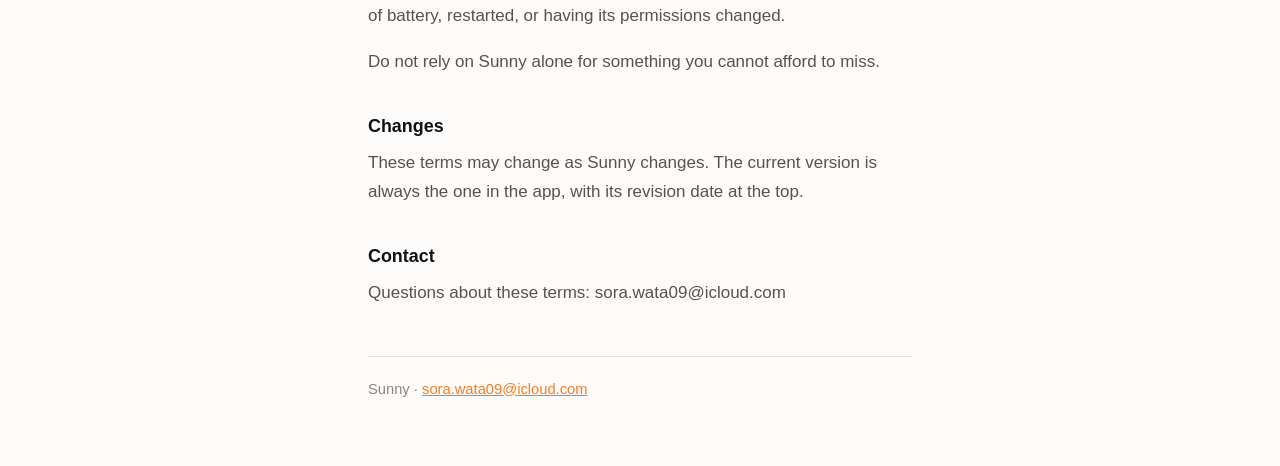
<file: terms.html>
<!doctype html>
<html lang="ja">
<head>
<meta charset="utf-8">
<meta name="viewport" content="width=device-width, initial-scale=1">
<title>利用規約 — Sunny</title>
<meta name="description" content="Terms of Use for Sunny, the alarm you finish with your body.">
<link rel="stylesheet" href="style.css">
</head>
<body>
<a class="skip" href="#main">Skip to content</a>
<header class="masthead">
  <a class="wordmark" href="index.html"><span class="dot" aria-hidden="true"></span>Sunny</a>
  <nav aria-label="Sunny">
    <a href="index.html">サポート</a>
    <a href="terms.html" aria-current="page">利用規約</a>
    <a href="privacy.html">プライバシー</a>
  </nav>
</header>

<main id="main">
  <h1>利用規約</h1>
  <p class="updated">最終更新日: 2026年8月7日</p>
  <section><h2>本規約について</h2>
  <p>Sunnyをご利用いただくことで、本規約に同意したものとみなされます。SunnyはApple のメディアサービス利用規約に従い、お客様が所有または管理するApple製デバイスでの個人的・非商用の利用のために提供されます。</p></section>
  <section><h2>Sunny プレミアム</h2>
  <p>Sunny プレミアムは自動更新のサブスクリプションです。Sunny を使いはじめるにはご登録が必要です。価格はご購入前にアプリ内で、お使いの通貨で表示されます。</p>
<p>料金は購入確定時にApple アカウントに請求されます。現在の期間の終了24時間前までに自動更新をオフにしない限り、サブスクリプションは自動的に更新され、期間終了前24時間以内に更新料金が請求されます。</p>
<p>サブスクリプションの管理・解約は「設定」›「Apple アカウント」›「サブスクリプション」から行えます。アプリを削除してもサブスクリプションは解約されません。</p>
<p>無料トライアルが提供されている期間中にサブスクリプションを購入した場合、トライアルの未使用分は失効します。</p></section>
  <section><h2>返金について</h2>
  <p>購入手続きはすべてAppleが行うため、返金のご依頼は当方ではなくAppleへ、reportaproblem.apple.com からお願いいたします。当方から直接返金を行うことはできません。</p></section>
  <section><h2>Sunnyにできないこと</h2>
  <p>Sunnyは起床のための道具であり、医療機器でも運動能力の測定機器でもありません。いかなる症状の診断・治療・モニタリングも行いません。回数のカウントはカメラ映像からの推定であり、正確な計測ではありません。</p>
<p>運動はご自身のペースと限界の範囲内で行ってください。その運動がご自身にとって安全かどうか少しでも不安がある場合は、運動ミッションを使う前に医師にご相談ください。</p></section>
  <section><h2>アラームの確実性について</h2>
  <p>SunnyはiOSの機能を使ってアラームを設定します。システムが許す限り確実に動作するよう作っていますが、端末の電源が切れている、バッテリーが切れている、再起動された、権限が変更されたなど、アプリの制御が及ばない理由で鳴らないことがあります。</p>
<p>絶対に逃せない予定について、Sunnyだけに頼らないでください。</p></section>
  <section><h2>変更について</h2>
  <p>Sunnyの変更にあわせて本規約が改定されることがあります。最新版は常にアプリ内のもので、冒頭に改定日が記載されています。</p></section>
  <section><h2>お問い合わせ</h2>
  <p>本規約に関するお問い合わせ: sora.wata09@icloud.com</p></section>

  <hr class="rule">

  <div class="alt" lang="en">
    <h1>Terms of Use</h1>
    <p class="updated">Last updated 7 August 2026</p>
    <section><h2>The agreement</h2>
    <p>By using Sunny you agree to these terms. Sunny is provided by the developer of this app, and is licensed to you for personal, non-commercial use on Apple devices you own or control, in line with the Apple Media Services Terms and Conditions.</p></section>
    <section><h2>Sunny Premium</h2>
    <p>Sunny Premium is an auto-renewing subscription, and a subscription is required to set up Sunny. Prices are shown in the app before purchase, in your local currency.</p>
<p>Payment is charged to your Apple Account at confirmation of purchase. The subscription renews automatically unless you turn off auto-renew at least 24 hours before the end of the current period, and your account is charged for renewal within 24 hours of the end of that period.</p>
<p>You can manage or cancel your subscription in Settings › Apple Account › Subscriptions. Deleting the app does not cancel a subscription.</p>
<p>If a free trial is offered and you buy a subscription during it, any unused portion of the trial is forfeited.</p></section>
    <section><h2>Refunds</h2>
    <p>Purchases are handled entirely by Apple, so refunds are requested from Apple rather than from us, at reportaproblem.apple.com. We cannot issue refunds directly.</p></section>
    <section><h2>What Sunny is not</h2>
    <p>Sunny is a wake-up tool, not a medical or fitness-assessment device. It does not diagnose, treat or monitor any condition, and the repetition counting is an approximation from camera data rather than a measurement.</p>
<p>Exercise at your own pace and within your own limits. If you have any doubt about whether an exercise is safe for you, ask a doctor before using an exercise alarm.</p></section>
    <section><h2>Alarms are best-effort</h2>
    <p>Sunny schedules alarms through iOS. We have built it to be as reliable as the system allows, but an alarm can still be prevented from sounding by things outside the app&#x27;s control — the device being switched off, out of battery, restarted, or having its permissions changed.</p>
<p>Do not rely on Sunny alone for something you cannot afford to miss.</p></section>
    <section><h2>Changes</h2>
    <p>These terms may change as Sunny changes. The current version is always the one in the app, with its revision date at the top.</p></section>
    <section><h2>Contact</h2>
    <p>Questions about these terms: sora.wata09@icloud.com</p></section>
  </div>
</main>

<footer>
  <p>Sunny · <a href="mailto:sora.wata09@icloud.com">sora.wata09@icloud.com</a></p>
</footer>
</body>
</html>
</file>
<file: site.css>
/* Sunny — the landing page at the site root (index.html).
 *
 * Deliberately separate from style.css, which privacy.html, terms.html and support.html
 * use and which Tools/build_web.py regenerates around. Nothing here can disturb those.
 *
 * Layout follows a reference the founder chose (erly.co): sticky header, split hero
 * with tilted phones, a numbered three-step band, a four-up feature row, an FAQ
 * accordion and a two-column footer. The type scale, palette and copy are Sunny's own.
 */

/* ---- Tokens ------------------------------------------------------------- */
/* Values are the app's own, from Sunny/DesignSystem/Tokens.swift, so the site and
 * the product cannot drift into different greys. */

:root {
  --ink:        #000000;
  --ink-2:      #6E6E6E;
  --ink-3:      #9A9A9A;
  --bg:         #FFFFFF;
  --card:       #F3F3F3;
  --card-2:     #FAFAFA;
  --line:       #E2E2E2;
  --accent:     #FF7A1A;
  --bezel:      #1C1C1E;

  --page:       1180px;
  --gutter:     clamp(20px, 5vw, 40px);

  --sans: "Inter", -apple-system, BlinkMacSystemFont, "Hiragino Sans",
          "Hiragino Kaku Gothic ProN", "Yu Gothic", Meiryo, sans-serif;
}

/* ---- Reset -------------------------------------------------------------- */

*, *::before, *::after { box-sizing: border-box; }

html { -webkit-text-size-adjust: 100%; scroll-behavior: smooth; }

body {
  margin: 0;
  /* The hero phones are rotated and translated, and a rotated box occupies a wider
     bounding box than its layout box. At some viewport widths that reaches past the
     edge; clipping it costs nothing here and avoids a stray horizontal scrollbar.
     `clip` rather than `hidden`: `hidden` on <body> makes it a scroll container in
     some browsers, which breaks `position: sticky` on the header. */
  overflow-x: clip;
  background: var(--bg);
  color: var(--ink);
  font-family: var(--sans);
  font-size: 17px;
  line-height: 1.75;
  -webkit-font-smoothing: antialiased;
  font-feature-settings: "palt" 1;
}

img, svg { display: block; max-width: 100%; }
a { color: inherit; }

h1, h2, h3 {
  margin: 0;
  font-weight: 800;
  line-height: 1.14;
  letter-spacing: -0.028em;
}

p { margin: 0; }
ul, ol { margin: 0; padding: 0; list-style: none; }

.skip {
  position: absolute; left: -9999px;
  background: var(--ink); color: #fff; padding: 12px 18px; border-radius: 8px;
}
.skip:focus { left: 16px; top: 16px; z-index: 100; }

:focus-visible { outline: 2px solid var(--accent); outline-offset: 3px; border-radius: 4px; }

/* ---- Shared ------------------------------------------------------------- */

.wrap {
  width: 100%;
  max-width: var(--page);
  margin-inline: auto;
  padding-inline: var(--gutter);
}

section { padding-block: clamp(72px, 11vw, 140px); }

.eyebrow {
  display: inline-block;
  background: var(--card);
  color: var(--ink-2);
  font-size: 0.86rem;
  font-weight: 600;
  letter-spacing: 0;
  padding: 0.42em 1.1em;
  border-radius: 999px;
}

.section-head { text-align: center; max-width: 760px; margin-inline: auto; }
.section-head h2 {
  font-size: clamp(2rem, 4.6vw, 3.3rem);
  margin-top: 22px;
}
.section-head .sub {
  color: var(--ink-2);
  font-size: 1.06rem;
  margin-top: 20px;
}

/* ---- Wordmark ----------------------------------------------------------- */

.wordmark {
  display: inline-flex;
  line-height: 1;
  align-items: center;
  gap: 9px;
  font-size: 1.6rem;
  font-weight: 800;
  letter-spacing: -0.02em;
  text-decoration: none;
  color: var(--ink);
}

/* The sunrise mark, lifted from the shipped app icon rather than redrawn.
 *
 * It was an inline SVG of a sun with rays over a straight horizon, which is not what
 * Sunny's icon is: a sun sitting behind a long S-curved horizon, no rays, 2.44:1 rather
 * than square. `Web/img/mark.png` is that shape, extracted from
 * Sunny/Resources/.../icon-1024.png as an alpha mask, so it cannot drift from the icon
 * the App Store shows.
 *
 * Painted as a mask over `currentColor` rather than dropped in as an <img>, so the mark
 * takes the wordmark's ink colour and stays one colour with the text beside it.
 */
.wordmark .mark {
  width: 44px;
  aspect-ratio: 320 / 131;
  flex: none;
  background: currentColor;
  -webkit-mask: url("img/mark.png") center / contain no-repeat;
  mask: url("img/mark.png") center / contain no-repeat;
}

/* Without masking, `background: currentColor` above would paint a solid black bar where
 * the logo goes — a worse failure than any mark at all. The PNG is already black with
 * an alpha channel, so drawing it directly is the same picture by another route. */
@supports not (mask: url("img/mark.png")) {
  .wordmark .mark {
    background: url("img/mark.png") center / contain no-repeat;
  }
}

/* ---- App Store button --------------------------------------------------- */
/*
 * Apple's own badge artwork, the Japanese one, taken from their marketing resources
 * (`Download_on_the_App_Store_Badge_JP_RGB_blk`). It replaced a hand-drawn stand-in --
 * a black pill with an Apple glyph and the words set in Inter -- which was close enough
 * to read as the badge and wrong enough to look like a knock-off.
 *
 * Apple's guidelines: do not redraw it, do not recolour it, keep clear space around it
 * of at least a quarter of its height, and never render it under 40px tall on the web.
 * Hence sizes below rather than any restyling.
 */

.store {
  display: inline-block;
  line-height: 0;
  transition: transform .15s ease, opacity .15s ease;
}
.store:hover { transform: translateY(-1px); opacity: .85; }
.store img { height: 54px; width: auto; }

/* ---- Phone mockup ------------------------------------------------------- */
/*
 * The frame is `Tools/appstore/frame.py`, which draws the device with the same code as
 * the App Store screenshots: titanium rail, side buttons, bezel, Dynamic Island. One
 * transparent overlay, 8 KB, shared by every phone on the page; each screenshot sits
 * behind it in the punched-out screen.
 *
 * It replaced a rounded rectangle drawn in CSS with the screenshot inset by percentages
 * -- which, because a percentage inset resolves against height for top/bottom and width
 * for left/right, gave a top bezel four times the sides and corners that did not follow
 * the frame. It looked like a screenshot pasted onto a black shape, because it was one.
 *
 * **Every number below comes from frame.py's output.** Re-run it and paste the new
 * geometry if the frame is ever redrawn; the hole and the screenshot behind it have to
 * agree to the pixel or the bezel shows a seam.
 */

.phone {
  position: relative;
  aspect-ratio: 648 / 1330;
  /* `drop-shadow` rather than `box-shadow`: this box is transparent outside the phone's
   * silhouette, and box-shadow would cast a rectangle behind it. */
  filter: drop-shadow(0 26px 40px rgba(0,0,0,.22)) drop-shadow(0 6px 14px rgba(0,0,0,.12));
}

.phone .screen {
  position: absolute;
  left: 4.167%;
  top: 1.729%;
  width: 91.667%;
  height: 96.541%;
  overflow: hidden;
  border-radius: 12.654% / 6.165%;
  background: #000;
}

.phone .screen img { display: block; width: 100%; height: 100%; object-fit: cover; }

.phone .frame { position: absolute; inset: 0; width: 100%; height: 100%; }

/* ---- Header ------------------------------------------------------------- */

.masthead {
  position: sticky;
  top: 0;
  z-index: 50;
  background: rgba(255,255,255,.86);
  backdrop-filter: saturate(180%) blur(14px);
  border-bottom: 1px solid transparent;
}
.masthead .wrap {
  display: flex;
  align-items: center;
  gap: 24px;
  padding-block: 16px;
}
.masthead nav {
  display: flex;
  gap: 34px;
  margin-inline: auto;
  font-size: 1rem;
  font-weight: 500;
}
.masthead nav a { text-decoration: none; color: var(--ink-2); transition: color .15s ease; }
.masthead nav a:hover { color: var(--ink); }
.masthead .store img { height: 40px; }

/* ---- Hero --------------------------------------------------------------- */

.hero { padding-block: clamp(48px, 7vw, 96px) clamp(72px, 10vw, 130px); }
.hero .wrap {
  display: grid;
  grid-template-columns: 1.02fr 1fr;
  gap: clamp(32px, 5vw, 72px);
  align-items: center;
}

.badge-line {
  display: inline-flex;
  align-items: center;
  gap: 10px;
  background: #fff;
  border: 1px solid var(--line);
  border-radius: 999px;
  padding: 8px 18px 8px 14px;
  font-size: 0.95rem;
  font-weight: 500;
  box-shadow: 0 2px 10px -4px rgba(0,0,0,.10);
}
.badge-line svg { width: 19px; height: 19px; color: var(--accent); flex: none; }

.hero h1 {
  font-size: clamp(2.05rem, 4.5vw, 3.5rem);
  margin-top: 30px;
  /* Keep the line breaks where the <br> puts them. */
  text-wrap: balance;
}
.hero .lede {
  color: var(--ink-2);
  font-size: clamp(1.02rem, 1.35vw, 1.16rem);
  margin-top: 28px;
  max-width: 30em;
}
.hero .cta { margin-top: 38px; display: flex; flex-wrap: wrap; align-items: center; gap: 18px; }

.hero-art { display: flex; align-items: center; justify-content: center; }

/* The pair should clear the fold on a laptop, and on a laptop the constraint is height,
 * not width. A rotated phone's bounding box is about 2.17x its width, and the space
 * above the fold is the viewport less the header (78px) and the hero's top padding —
 * so `46vh - 88px` is the widest phone that still fits. It only bites on short
 * viewports: at 800px tall it lands on the same 47% the width rule already gives. */
.hero-art .phone { width: min(47%, calc(46vh - 88px)); }
.hero-art .phone:first-child { rotate: -8deg; translate: 0 4%; z-index: 1; }
.hero-art .phone:last-child  { rotate: 6deg;  translate: -7% -5%; z-index: 2; }

/* ---- Steps -------------------------------------------------------------- */

.steps .grid {
  display: grid;
  grid-template-columns: repeat(3, 1fr);
  gap: clamp(22px, 3vw, 40px);
  margin-top: clamp(48px, 6vw, 84px);
}
.step-card {
  position: relative;
  background: var(--card);
  border-radius: 22px;
  padding: clamp(30px, 3.4vw, 52px) clamp(26px, 3vw, 46px) 0;
  overflow: hidden;
}
.step-card .phone { width: 100%; }
.step-num {
  position: absolute;
  top: 18px; left: 18px;
  width: 38px; height: 38px;
  display: grid; place-items: center;
  background: var(--ink);
  color: #fff;
  border-radius: 999px;
  font-size: 0.82rem;
  font-weight: 700;
  letter-spacing: 0;
}
.step h3 { font-size: 1.4rem; margin-top: 30px; }
.step p { color: var(--ink-2); margin-top: 14px; font-size: 1rem; }

/* ---- Features ----------------------------------------------------------- */

.features .grid {
  display: grid;
  grid-template-columns: repeat(4, 1fr);
  gap: clamp(24px, 3vw, 44px);
  margin-top: clamp(48px, 6vw, 84px);
}
.tile {
  width: 52px; height: 52px;
  display: grid; place-items: center;
  background: var(--card);
  border-radius: 14px;
}
.tile svg { width: 23px; height: 23px; color: var(--ink); }
.feature h3 { font-size: 1.2rem; margin-top: 26px; letter-spacing: -0.02em; }
.feature p { color: var(--ink-2); margin-top: 13px; font-size: 0.98rem; }

/* ---- FAQ ---------------------------------------------------------------- */

.faq .list {
  max-width: 820px;
  margin: clamp(44px, 5vw, 70px) auto 0;
  border-top: 1px solid var(--line);
}
.faq details { border-bottom: 1px solid var(--line); }
.faq summary {
  display: flex;
  align-items: center;
  justify-content: space-between;
  gap: 22px;
  padding: 26px 22px;
  cursor: pointer;
  font-size: 1.12rem;
  font-weight: 700;
  letter-spacing: -0.015em;
  list-style: none;
  transition: background .15s ease;
}
.faq summary::-webkit-details-marker { display: none; }
.faq summary:hover { background: var(--card-2); }
.faq summary svg {
  width: 20px; height: 20px; flex: none;
  color: var(--ink-2);
  transition: rotate .2s ease;
}
.faq details[open] summary svg { rotate: 180deg; }
.faq .answer { padding: 0 22px 28px; color: var(--ink-2); max-width: 64ch; }
.faq .answer a { color: var(--ink); text-underline-offset: 3px; }

/* ---- Footer ------------------------------------------------------------- */

footer { border-top: 1px solid var(--line); padding-block: clamp(56px, 7vw, 88px) 40px; }
footer .top { display: flex; flex-direction: column; align-items: flex-start; gap: 26px; }
footer .cols {
  display: grid;
  grid-template-columns: repeat(2, minmax(0, 190px));
  gap: 40px;
  margin-top: clamp(44px, 5vw, 64px);
}
footer .cols h3 { font-size: 1rem; font-weight: 700; letter-spacing: -0.01em; }
footer .cols ul { margin-top: 18px; display: grid; gap: 13px; }
footer .cols a { color: var(--ink-2); text-decoration: none; transition: color .15s ease; }
footer .cols a:hover { color: var(--ink); }
footer .base {
  margin-top: clamp(44px, 5vw, 64px);
  padding-top: 30px;
  border-top: 1px solid var(--line);
  text-align: center;
  color: var(--ink-3);
  font-size: 0.9rem;
}

/* ---- Narrow ------------------------------------------------------------- */

@media (max-width: 940px) {
  .hero .wrap { grid-template-columns: 1fr; }
  /* `width: 100%` is load-bearing, not tidiness. A grid item with auto inline margins
     does not stretch, so it sizes to its content — and its content is two phones sized
     as a percentage *of it*. That circularity resolves to zero, and the hero image
     silently vanished on every phone-width viewport while desktop looked fine. */
  .hero-art { order: -1; width: 100%; max-width: 420px; margin-inline: auto; }
  .hero-art .phone { width: 43%; }
  .hero-art .phone:first-child { rotate: -6deg; }
  .hero-art .phone:last-child { rotate: 5deg; translate: -6% -4%; }
  .steps .grid { grid-template-columns: 1fr; max-width: 460px; margin-inline: auto; }
  .features .grid { grid-template-columns: repeat(2, 1fr); }
  .masthead nav { display: none; }
}

@media (max-width: 560px) {
  body { font-size: 16px; }
  .features .grid { grid-template-columns: 1fr; max-width: 420px; margin-inline: auto; }
  .masthead .store img { height: 40px; }   /* Apple's floor for web is 40px */
  .hero .cta .store img { height: 50px; }
  footer .cols { grid-template-columns: 1fr; gap: 32px; }
}

@media (prefers-reduced-motion: reduce) {
  html { scroll-behavior: auto; }
  *, *::before, *::after { transition-duration: .01ms !important; }
}
</file>
<file: style.css>
/* Sunny's public pages.
 *
 * The palette is lifted from the app's own tokens (Sunny/DesignSystem/Tokens.swift):
 * sunrise #FF7A1A on near-white, black ink, #6E6E6E secondary. These pages exist so
 * App Review can open them, so they are built to load instantly, read well on a phone,
 * and stay legible in dark mode — nothing else.
 */

:root {
  --accent: #ff7a1a;
  --bg: #fdfcfb;
  --surface: #ffffff;
  --ink: #111111;
  --ink-secondary: #55534f;
  --ink-tertiary: #8a8782;
  --rule: #e7e3de;
  --measure: 34rem;
}

@media (prefers-color-scheme: dark) {
  :root {
    --accent: #ff9445;
    --bg: #121110;
    --surface: #1b1a18;
    --ink: #f6f4f1;
    --ink-secondary: #b4afa8;
    --ink-tertiary: #8a857d;
    --rule: #2e2c29;
  }
}

*, *::before, *::after { box-sizing: border-box; }

html { -webkit-text-size-adjust: 100%; }

body {
  margin: 0;
  background: var(--bg);
  color: var(--ink);
  font-family: -apple-system, BlinkMacSystemFont, "Hiragino Sans", "Hiragino Kaku Gothic ProN",
               "Yu Gothic", Meiryo, "Segoe UI", Roboto, sans-serif;
  font-size: 17px;
  line-height: 1.75;
  padding: 0 1.25rem 4rem;
}

.skip {
  position: absolute;
  left: -9999px;
}
.skip:focus {
  left: 1rem;
  top: 1rem;
  z-index: 10;
  background: var(--surface);
  color: var(--ink);
  padding: 0.5rem 0.75rem;
  border-radius: 8px;
}

/* Masthead */

.masthead {
  max-width: var(--measure);
  margin: 0 auto;
  padding: 2rem 0 1.25rem;
  border-bottom: 1px solid var(--rule);
  display: flex;
  flex-wrap: wrap;
  gap: 0.75rem 1.25rem;
  align-items: baseline;
  justify-content: space-between;
}

.wordmark {
  font-size: 1.2rem;
  font-weight: 700;
  letter-spacing: -0.01em;
  color: var(--ink);
  text-decoration: none;
  display: inline-flex;
  align-items: center;
  gap: 0.5rem;
}

.dot {
  width: 0.7rem;
  height: 0.7rem;
  border-radius: 50%;
  background: var(--accent);
  flex: none;
}

.masthead nav {
  display: flex;
  flex-wrap: wrap;
  gap: 0.35rem 1rem;
  font-size: 0.95rem;
}

.masthead nav a {
  color: var(--ink-secondary);
  text-decoration: none;
}
.masthead nav a:hover { color: var(--ink); }
.masthead nav a[aria-current="page"] {
  color: var(--ink);
  font-weight: 600;
}

/* Content */

main {
  max-width: var(--measure);
  margin: 0 auto;
}

h1 {
  font-size: 1.9rem;
  line-height: 1.3;
  letter-spacing: -0.02em;
  margin: 2.5rem 0 0.25rem;
  text-wrap: balance;
}

h2 {
  font-size: 1.12rem;
  line-height: 1.5;
  margin: 2.25rem 0 0.5rem;
  text-wrap: balance;
}

p { margin: 0 0 1rem; }

.updated {
  color: var(--ink-tertiary);
  font-size: 0.92rem;
  margin-bottom: 0.5rem;
}

.lede {
  font-size: 1.06rem;
  color: var(--ink-secondary);
}

a { color: var(--accent); }
a:hover { color: var(--ink); }

section p:last-child { margin-bottom: 0; }

/* A plain card for the support page's contact block. */

.card {
  background: var(--surface);
  border: 1px solid var(--rule);
  border-radius: 14px;
  padding: 1.25rem 1.25rem 1.35rem;
  margin: 1.5rem 0;
}

.card h2 { margin-top: 0; }

.email {
  font-size: 1.1rem;
  font-weight: 600;
  word-break: break-all;
}

.meta {
  color: var(--ink-tertiary);
  font-size: 0.92rem;
  margin: 0;
}

dl { margin: 0; }
dt {
  font-weight: 600;
  margin-top: 1.25rem;
}
dd {
  margin: 0.25rem 0 0;
  color: var(--ink-secondary);
}

.rule {
  border: 0;
  border-top: 1px solid var(--rule);
  margin: 3.5rem 0 0;
}

/* The English half of a bilingual page. */

.alt { color: var(--ink-secondary); }
.alt h1, .alt h2 { color: var(--ink); }

footer {
  max-width: var(--measure);
  margin: 3rem auto 0;
  padding-top: 1.25rem;
  border-top: 1px solid var(--rule);
  color: var(--ink-tertiary);
  font-size: 0.92rem;
}

footer p { margin: 0; }

@media (max-width: 30rem) {
  body { font-size: 16px; }
  h1 { font-size: 1.6rem; }
}
</file>
